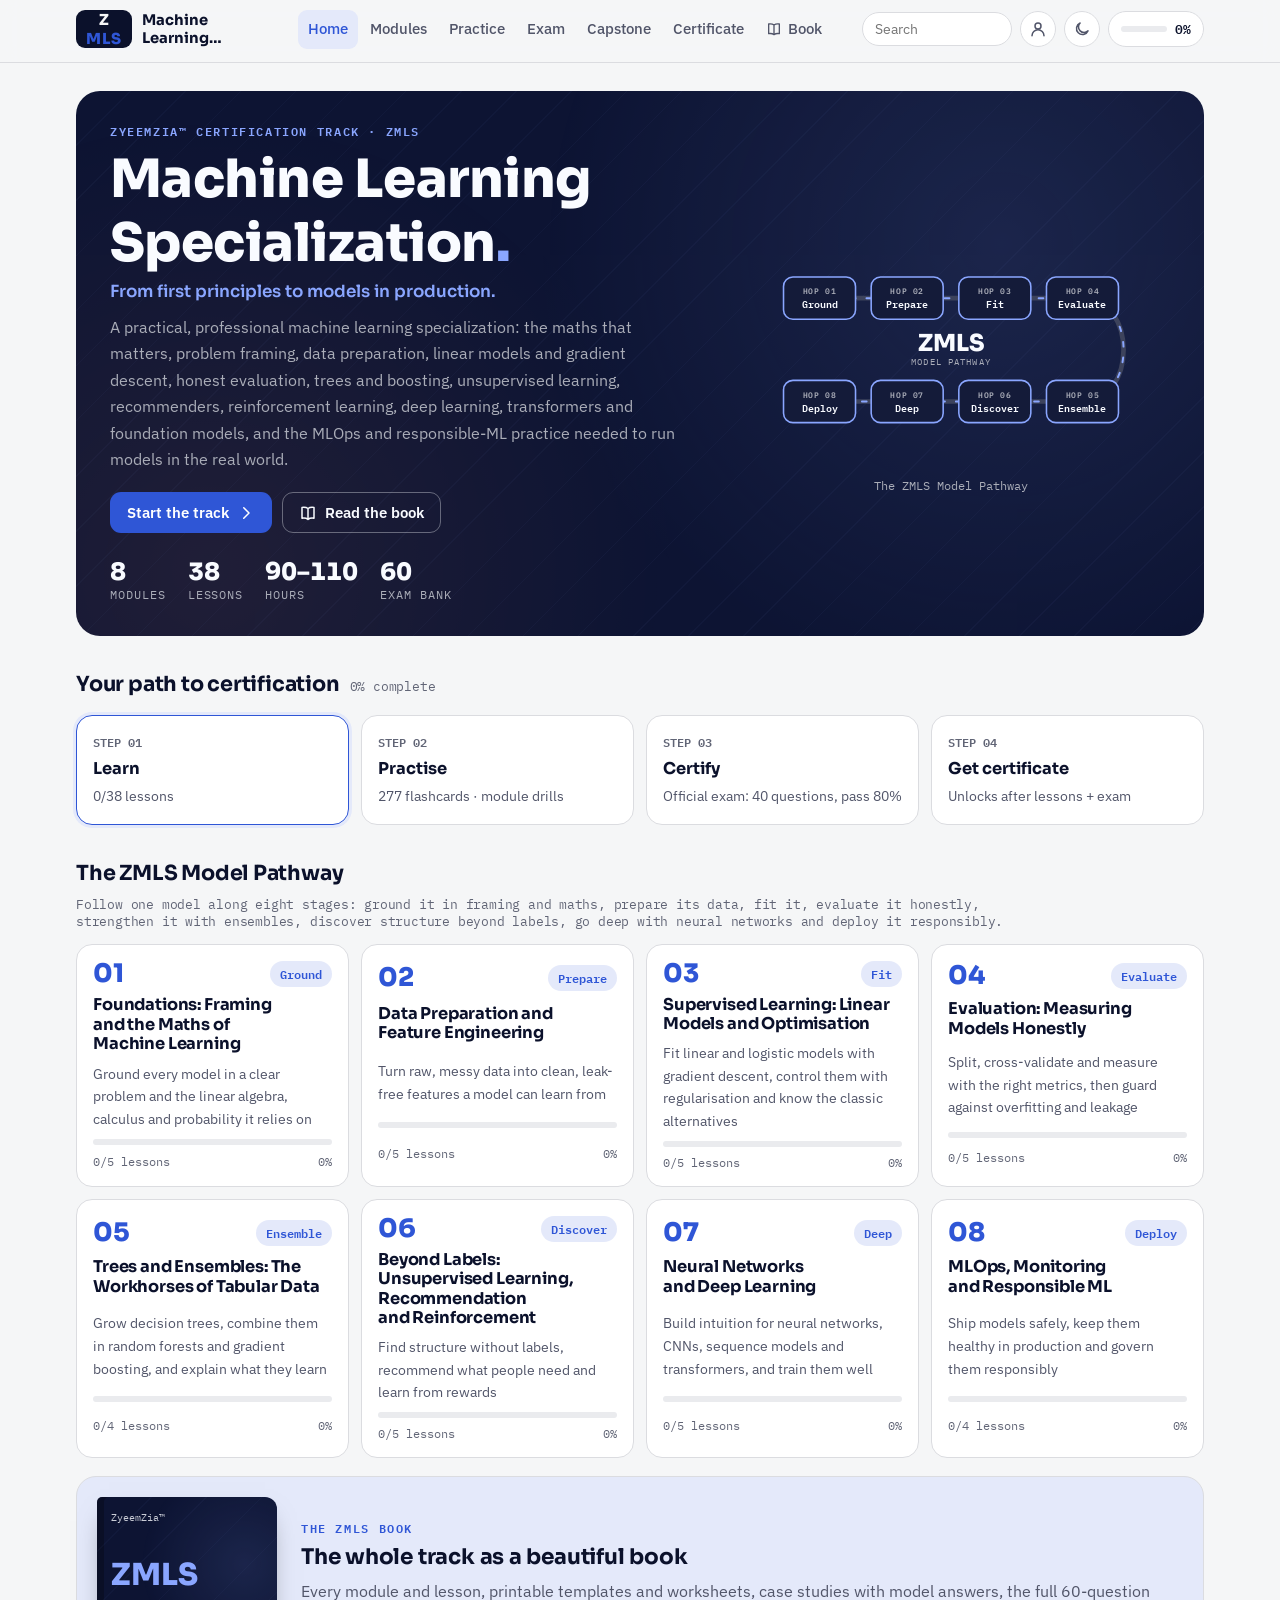
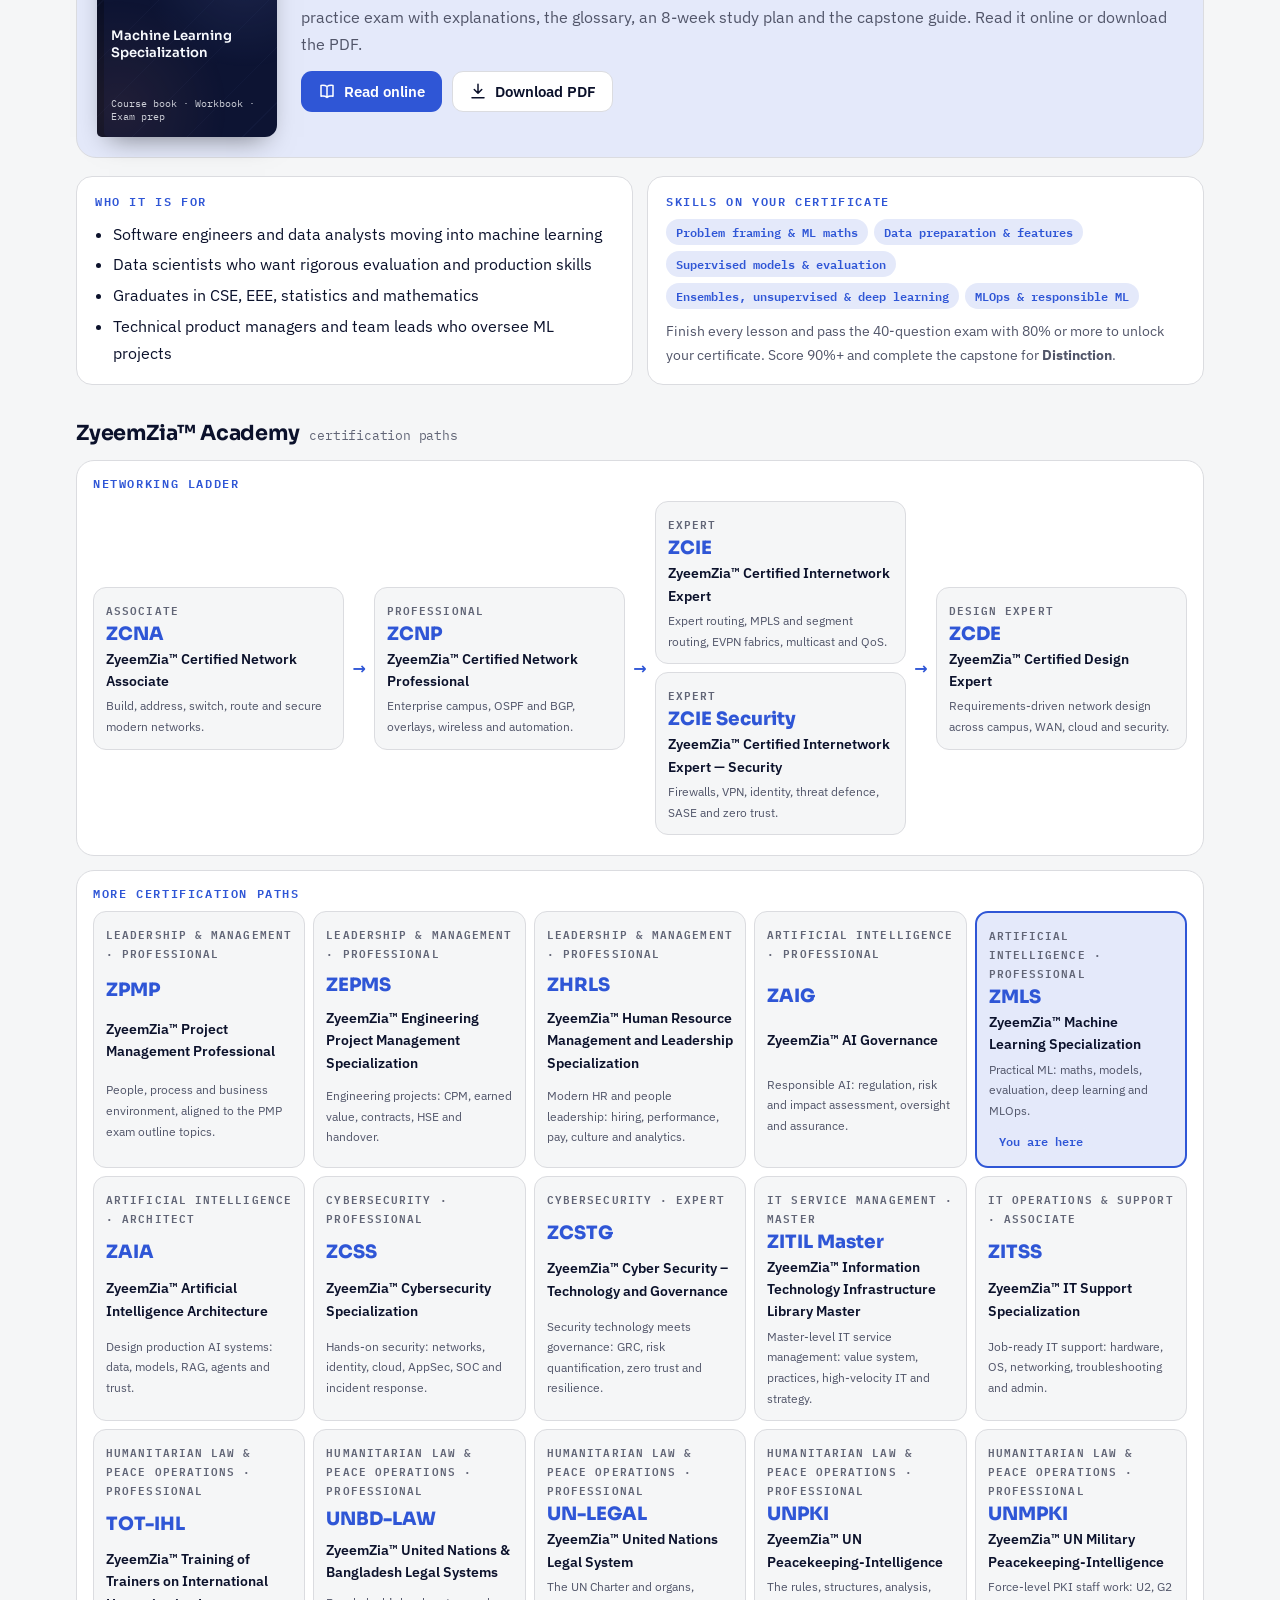
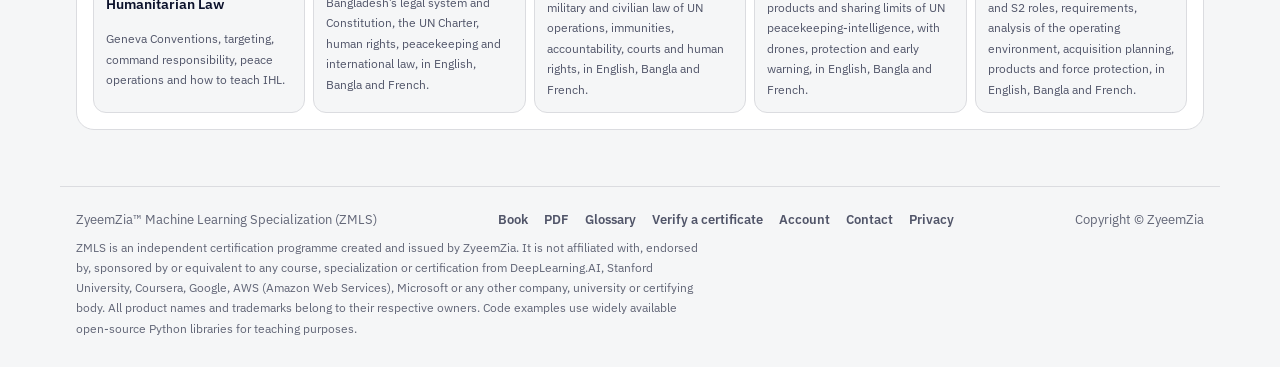
<file: index.html>
<!doctype html>
<html lang="en">
<head>
<meta charset="utf-8">
<meta name="viewport" content="width=device-width, initial-scale=1, viewport-fit=cover">
<title>ZyeemZia™ Machine Learning Specialization (ZMLS)</title>
<meta name="description" content="ZyeemZia™ Machine Learning Specialization (ZMLS): practical machine learning from maths and data preparation to regression, ensembles, clustering, deep learning, evaluation and MLOps. Free online course, smart book and certificate. Independent programme.">
<meta name="author" content="ZyeemZia">
<meta name="theme-color" content="#0d1433">
<link rel="icon" href="favicon.svg" type="image/svg+xml">
<link rel="canonical" href="https://zmls.zyeemzia.com/">
<meta property="og:type" content="website">
<meta property="og:site_name" content="ZyeemZia™ Certification Tracks">
<meta property="og:title" content="ZyeemZia™ Machine Learning Specialization (ZMLS)">
<meta property="og:description" content="ZyeemZia™ Machine Learning Specialization (ZMLS): practical machine learning from maths and data preparation to regression, ensembles, clustering, deep learning, evaluation and MLOps. Free online course, smart book and certificate. Independent programme.">
<meta property="og:url" content="https://zmls.zyeemzia.com/">
<meta property="og:image" content="https://zmls.zyeemzia.com/og-image.png">
<meta property="og:image:width" content="1200">
<meta property="og:image:height" content="630">
<meta name="twitter:card" content="summary_large_image">
<meta name="twitter:image" content="https://zmls.zyeemzia.com/og-image.png">
<script>try{var z=JSON.parse(localStorage.getItem("zmls.v1")||"{}").theme;if(z==="dark"||z==="light")document.documentElement.setAttribute("data-theme",z)}catch(e){}</script>
<link rel="stylesheet" href="fonts.css?v=66d4b9ed12">
<link rel="stylesheet" href="theme.css?v=08fe68ab9c">
<link rel="preload" href="fonts/IBMPlexSans-400-latin-a68a20.woff2" as="font" type="font/woff2" crossorigin>
<link rel="preload" href="fonts/Sora-500-latin-4fa0aa.woff2" as="font" type="font/woff2" crossorigin>
<link rel="stylesheet" href="app.css?v=385b0e401c">
</head>
<body>
<header class="topbar">
  <div class="topbar-in">
    <a class="brand" href="#home" aria-label="ZMLS home"><span class="brand-mark">Z<i>MLS</i></span><span class="brand-text"><b>Machine Learning Specialization</b><small>ZyeemZia™ Certification Track</small></span></a>
    <nav class="mainnav" id="mainnav" aria-label="Main"></nav>
    <div class="top-tools">
      <form class="search" id="searchForm" role="search"><input id="searchInput" type="search" placeholder="Search" aria-label="Search lessons and terms"></form>
      <a class="icon-btn search-icon" href="#search/" aria-label="Search"><svg viewBox="0 0 24 24" fill="none" stroke="currentColor" stroke-width="2" stroke-linecap="round" aria-hidden="true"><circle cx="11" cy="11" r="7"/><path d="M20 20l-4-4"/></svg></a>
      <a class="icon-btn" id="acctBtn" href="#account" aria-label="Sign in"></a>
      <button class="icon-btn" id="themeBtn" type="button" aria-label="Toggle dark mode"></button>
      <a class="prog-chip" id="progChip" href="#settings" aria-label="Your progress"></a>
    </div>
  </div>
  <div class="read-bar" id="readBar"></div>
</header>
<main id="view" class="view" tabindex="-1"><div class="boot" aria-label="Loading the course"><i></i><i></i><i></i></div></main>
<footer class="site-foot">
  <div class="row"><span>ZyeemZia™ Machine Learning Specialization (ZMLS)</span><span style="display:flex;gap:16px;flex-wrap:wrap"><a href="book.html" target="_blank" rel="noopener">Book</a><a href="ZMLS-Book.pdf" download>PDF</a><a href="#glossary">Glossary</a><a href="#verify/">Verify a certificate</a><a href="#account">Account</a><a href="#contact">Contact</a><a href="privacy.html">Privacy</a></span><span>Copyright © ZyeemZia</span></div>
  <p class="disc" id="disc"></p>
</footer>
<nav class="tabbar" id="tabbar" aria-label="Main mobile"></nav>
<div class="toast" id="toast" role="status" aria-live="polite" hidden></div>
<script defer src="core.js?v=756f940ff2"></script>
<script defer src="figures.js?v=d0575e00c2"></script>
<script defer src="family.js?v=7f5398b318"></script>
<script defer src="data/track.js?v=62d7dacb47"></script>
<script defer src="data/m1-4.js?v=2559d5cb33"></script>
<script defer src="data/m5-8.js?v=69f9331fcd"></script>
<script defer src="app.js?v=317a90ee0c"></script>
</body>
</html>
</file>
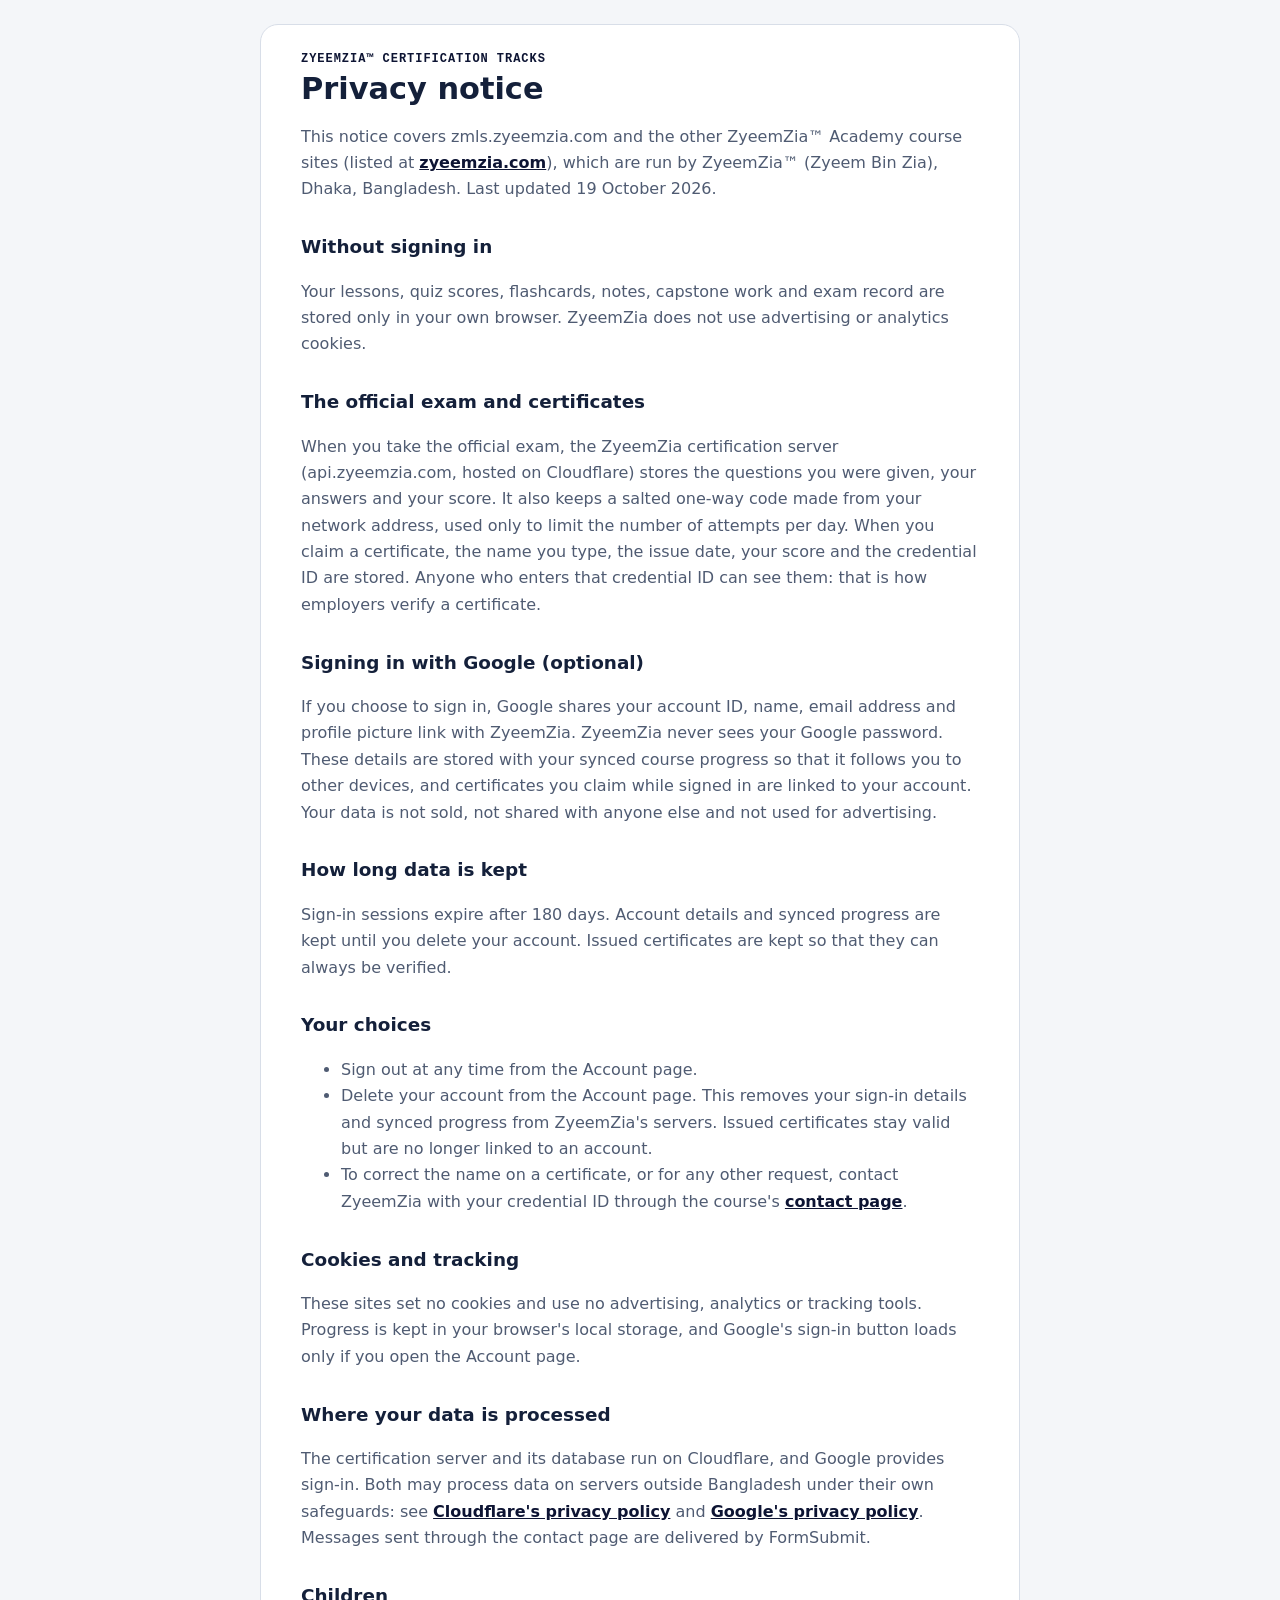
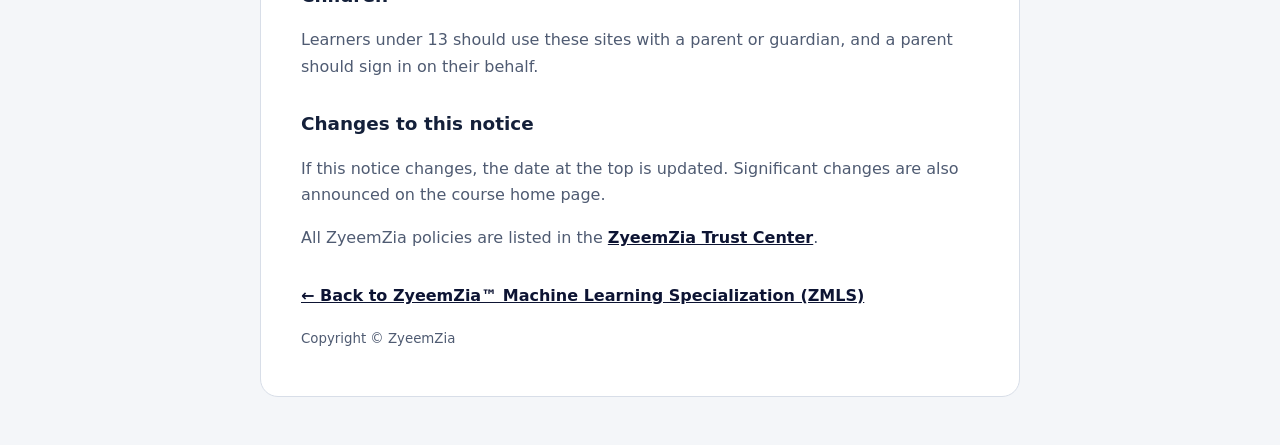
<file: privacy.html>
<!doctype html>
<html lang="en"><head><meta charset="utf-8"><meta name="viewport" content="width=device-width, initial-scale=1">
<title>Privacy notice · ZyeemZia™ ZMLS</title><meta name="description" content="How the ZyeemZia certification tracks handle your data."><link rel="icon" href="favicon.svg" type="image/svg+xml">
<style>:root{--bg:#f4f6f9;--card:#fff;--ink:#14203a;--mut:#4f5b72;--line:#d8dee8;--acc:#0d1433}@media (prefers-color-scheme:dark){:root{--bg:#0b1120;--card:#121a2c;--ink:#e8edf6;--mut:#a6b2c8;--line:#26324a;--acc:#8aa6ff;color-scheme:dark}}
*{box-sizing:border-box}body{margin:0;background:var(--bg);color:var(--ink);font:16px/1.65 "Segoe UI",system-ui,sans-serif;padding:24px 16px 48px}main{max-width:760px;margin:0 auto;background:var(--card);border:1px solid var(--line);border-radius:18px;padding:28px clamp(18px,5vw,40px)}
h1{font-size:1.9rem;line-height:1.2;margin:.2em 0 .4em}h2{font-size:1.15rem;margin:1.6em 0 .3em}p,li{color:var(--mut)}a{color:var(--acc);font-weight:600}.eb{font:700 .75rem/1 ui-monospace,Consolas,monospace;letter-spacing:.08em;text-transform:uppercase;color:var(--acc)}small{color:var(--mut)}</style></head>
<body><main>
<div class="eb">ZyeemZia™ certification tracks</div>
<h1>Privacy notice</h1>
<p>This notice covers zmls.zyeemzia.com and the other ZyeemZia™ Academy course sites (listed at <a href="https://zyeemzia.com/#academy">zyeemzia.com</a>), which are run by ZyeemZia™ (Zyeem Bin Zia), Dhaka, Bangladesh. Last updated 19 October 2026.</p>
<h2>Without signing in</h2>
<p>Your lessons, quiz scores, flashcards, notes, capstone work and exam record are stored only in your own browser. ZyeemZia does not use advertising or analytics cookies.</p>
<h2>The official exam and certificates</h2>
<p>When you take the official exam, the ZyeemZia certification server (api.zyeemzia.com, hosted on Cloudflare) stores the questions you were given, your answers and your score. It also keeps a salted one-way code made from your network address, used only to limit the number of attempts per day. When you claim a certificate, the name you type, the issue date, your score and the credential ID are stored. Anyone who enters that credential ID can see them: that is how employers verify a certificate.</p>
<h2>Signing in with Google (optional)</h2>
<p>If you choose to sign in, Google shares your account ID, name, email address and profile picture link with ZyeemZia. ZyeemZia never sees your Google password. These details are stored with your synced course progress so that it follows you to other devices, and certificates you claim while signed in are linked to your account. Your data is not sold, not shared with anyone else and not used for advertising.</p>
<h2>How long data is kept</h2>
<p>Sign-in sessions expire after 180 days. Account details and synced progress are kept until you delete your account. Issued certificates are kept so that they can always be verified.</p>
<h2>Your choices</h2>
<ul><li>Sign out at any time from the Account page.</li><li>Delete your account from the Account page. This removes your sign-in details and synced progress from ZyeemZia's servers. Issued certificates stay valid but are no longer linked to an account.</li><li>To correct the name on a certificate, or for any other request, contact ZyeemZia with your credential ID through the course's <a href="./#contact">contact page</a>.</li></ul>
<h2>Cookies and tracking</h2>
<p>These sites set no cookies and use no advertising, analytics or tracking tools. Progress is kept in your browser's local storage, and Google's sign-in button loads only if you open the Account page.</p>
<h2>Where your data is processed</h2>
<p>The certification server and its database run on Cloudflare, and Google provides sign-in. Both may process data on servers outside Bangladesh under their own safeguards: see <a href="https://www.cloudflare.com/privacypolicy/">Cloudflare's privacy policy</a> and <a href="https://policies.google.com/privacy">Google's privacy policy</a>. Messages sent through the contact page are delivered by FormSubmit.</p>
<h2>Children</h2>
<p>Learners under 13 should use these sites with a parent or guardian, and a parent should sign in on their behalf.</p>
<h2>Changes to this notice</h2>
<p>If this notice changes, the date at the top is updated. Significant changes are also announced on the course home page.</p>
<p>All ZyeemZia policies are listed in the <a href="https://policy.zyeemzia.com/">ZyeemZia Trust Center</a>.</p>
<p style="margin-top:2em"><a href="./">← Back to ZyeemZia™ Machine Learning Specialization (ZMLS)</a></p>
<p><small>Copyright © ZyeemZia</small></p>
</main></body></html>
</file>
<file: fonts.css>
/* Bundled Google Fonts (SIL Open Font License) for offline use and PDF printing */
@font-face {
  font-family: 'Archivo';
  font-style: normal;
  font-weight: 600;
  font-stretch: 100%;
  font-display: swap;
  src: url(fonts/Archivo-600-latin-ext-20ba07.woff2) format('woff2');
  unicode-range: U+0100-02BA, U+02BD-02C5, U+02C7-02CC, U+02CE-02D7, U+02DD-02FF, U+0304, U+0308, U+0329, U+1D00-1DBF, U+1E00-1E9F, U+1EF2-1EFF, U+2020, U+20A0-20AB, U+20AD-20C4, U+2113, U+2C60-2C7F, U+A720-A7FF;
}
@font-face {
  font-family: 'Archivo';
  font-style: normal;
  font-weight: 600;
  font-stretch: 100%;
  font-display: swap;
  src: url(fonts/Archivo-600-latin-79dc5e.woff2) format('woff2');
  unicode-range: U+0000-00FF, U+0131, U+0152-0153, U+02BB-02BC, U+02C6, U+02DA, U+02DC, U+0304, U+0308, U+0329, U+2000-206F, U+20AC, U+2122, U+2191, U+2193, U+2212, U+2215, U+FEFF, U+FFFD;
}
@font-face {
  font-family: 'Archivo';
  font-style: normal;
  font-weight: 700;
  font-stretch: 100%;
  font-display: swap;
  src: url(fonts/Archivo-600-latin-ext-20ba07.woff2) format('woff2');
  unicode-range: U+0100-02BA, U+02BD-02C5, U+02C7-02CC, U+02CE-02D7, U+02DD-02FF, U+0304, U+0308, U+0329, U+1D00-1DBF, U+1E00-1E9F, U+1EF2-1EFF, U+2020, U+20A0-20AB, U+20AD-20C4, U+2113, U+2C60-2C7F, U+A720-A7FF;
}
@font-face {
  font-family: 'Archivo';
  font-style: normal;
  font-weight: 700;
  font-stretch: 100%;
  font-display: swap;
  src: url(fonts/Archivo-600-latin-79dc5e.woff2) format('woff2');
  unicode-range: U+0000-00FF, U+0131, U+0152-0153, U+02BB-02BC, U+02C6, U+02DA, U+02DC, U+0304, U+0308, U+0329, U+2000-206F, U+20AC, U+2122, U+2191, U+2193, U+2212, U+2215, U+FEFF, U+FFFD;
}
@font-face {
  font-family: 'Archivo';
  font-style: normal;
  font-weight: 800;
  font-stretch: 100%;
  font-display: swap;
  src: url(fonts/Archivo-600-latin-ext-20ba07.woff2) format('woff2');
  unicode-range: U+0100-02BA, U+02BD-02C5, U+02C7-02CC, U+02CE-02D7, U+02DD-02FF, U+0304, U+0308, U+0329, U+1D00-1DBF, U+1E00-1E9F, U+1EF2-1EFF, U+2020, U+20A0-20AB, U+20AD-20C4, U+2113, U+2C60-2C7F, U+A720-A7FF;
}
@font-face {
  font-family: 'Archivo';
  font-style: normal;
  font-weight: 800;
  font-stretch: 100%;
  font-display: swap;
  src: url(fonts/Archivo-600-latin-79dc5e.woff2) format('woff2');
  unicode-range: U+0000-00FF, U+0131, U+0152-0153, U+02BB-02BC, U+02C6, U+02DA, U+02DC, U+0304, U+0308, U+0329, U+2000-206F, U+20AC, U+2122, U+2191, U+2193, U+2212, U+2215, U+FEFF, U+FFFD;
}
@font-face {
  font-family: 'IBM Plex Mono';
  font-style: normal;
  font-weight: 400;
  font-display: swap;
  src: url(fonts/IBMPlexMono-400-latin-ext-7f25d9.woff2) format('woff2');
  unicode-range: U+0100-02BA, U+02BD-02C5, U+02C7-02CC, U+02CE-02D7, U+02DD-02FF, U+0304, U+0308, U+0329, U+1D00-1DBF, U+1E00-1E9F, U+1EF2-1EFF, U+2020, U+20A0-20AB, U+20AD-20C4, U+2113, U+2C60-2C7F, U+A720-A7FF;
}
@font-face {
  font-family: 'IBM Plex Mono';
  font-style: normal;
  font-weight: 400;
  font-display: swap;
  src: url(fonts/IBMPlexMono-400-latin-d196e8.woff2) format('woff2');
  unicode-range: U+0000-00FF, U+0131, U+0152-0153, U+02BB-02BC, U+02C6, U+02DA, U+02DC, U+0304, U+0308, U+0329, U+2000-206F, U+20AC, U+2122, U+2191, U+2193, U+2212, U+2215, U+FEFF, U+FFFD;
}
@font-face {
  font-family: 'IBM Plex Mono';
  font-style: normal;
  font-weight: 600;
  font-display: swap;
  src: url(fonts/IBMPlexMono-600-latin-ext-bf8910.woff2) format('woff2');
  unicode-range: U+0100-02BA, U+02BD-02C5, U+02C7-02CC, U+02CE-02D7, U+02DD-02FF, U+0304, U+0308, U+0329, U+1D00-1DBF, U+1E00-1E9F, U+1EF2-1EFF, U+2020, U+20A0-20AB, U+20AD-20C4, U+2113, U+2C60-2C7F, U+A720-A7FF;
}
@font-face {
  font-family: 'IBM Plex Mono';
  font-style: normal;
  font-weight: 600;
  font-display: swap;
  src: url(fonts/IBMPlexMono-600-latin-9b8270.woff2) format('woff2');
  unicode-range: U+0000-00FF, U+0131, U+0152-0153, U+02BB-02BC, U+02C6, U+02DA, U+02DC, U+0304, U+0308, U+0329, U+2000-206F, U+20AC, U+2122, U+2191, U+2193, U+2212, U+2215, U+FEFF, U+FFFD;
}
@font-face {
  font-family: 'IBM Plex Sans';
  font-style: italic;
  font-weight: 400;
  font-stretch: 100%;
  font-display: swap;
  src: url(fonts/IBMPlexSans-400i-latin-ext-77f5d9.woff2) format('woff2');
  unicode-range: U+0100-02BA, U+02BD-02C5, U+02C7-02CC, U+02CE-02D7, U+02DD-02FF, U+0304, U+0308, U+0329, U+1D00-1DBF, U+1E00-1E9F, U+1EF2-1EFF, U+2020, U+20A0-20AB, U+20AD-20C4, U+2113, U+2C60-2C7F, U+A720-A7FF;
}
@font-face {
  font-family: 'IBM Plex Sans';
  font-style: italic;
  font-weight: 400;
  font-stretch: 100%;
  font-display: swap;
  src: url(fonts/IBMPlexSans-400i-latin-46a3d9.woff2) format('woff2');
  unicode-range: U+0000-00FF, U+0131, U+0152-0153, U+02BB-02BC, U+02C6, U+02DA, U+02DC, U+0304, U+0308, U+0329, U+2000-206F, U+20AC, U+2122, U+2191, U+2193, U+2212, U+2215, U+FEFF, U+FFFD;
}
@font-face {
  font-family: 'IBM Plex Sans';
  font-style: normal;
  font-weight: 400;
  font-stretch: 100%;
  font-display: swap;
  src: url(fonts/IBMPlexSans-400-latin-ext-71c30c.woff2) format('woff2');
  unicode-range: U+0100-02BA, U+02BD-02C5, U+02C7-02CC, U+02CE-02D7, U+02DD-02FF, U+0304, U+0308, U+0329, U+1D00-1DBF, U+1E00-1E9F, U+1EF2-1EFF, U+2020, U+20A0-20AB, U+20AD-20C4, U+2113, U+2C60-2C7F, U+A720-A7FF;
}
@font-face {
  font-family: 'IBM Plex Sans';
  font-style: normal;
  font-weight: 400;
  font-stretch: 100%;
  font-display: swap;
  src: url(fonts/IBMPlexSans-400-latin-a68a20.woff2) format('woff2');
  unicode-range: U+0000-00FF, U+0131, U+0152-0153, U+02BB-02BC, U+02C6, U+02DA, U+02DC, U+0304, U+0308, U+0329, U+2000-206F, U+20AC, U+2122, U+2191, U+2193, U+2212, U+2215, U+FEFF, U+FFFD;
}
@font-face {
  font-family: 'IBM Plex Sans';
  font-style: normal;
  font-weight: 500;
  font-stretch: 100%;
  font-display: swap;
  src: url(fonts/IBMPlexSans-400-latin-ext-71c30c.woff2) format('woff2');
  unicode-range: U+0100-02BA, U+02BD-02C5, U+02C7-02CC, U+02CE-02D7, U+02DD-02FF, U+0304, U+0308, U+0329, U+1D00-1DBF, U+1E00-1E9F, U+1EF2-1EFF, U+2020, U+20A0-20AB, U+20AD-20C4, U+2113, U+2C60-2C7F, U+A720-A7FF;
}
@font-face {
  font-family: 'IBM Plex Sans';
  font-style: normal;
  font-weight: 500;
  font-stretch: 100%;
  font-display: swap;
  src: url(fonts/IBMPlexSans-400-latin-a68a20.woff2) format('woff2');
  unicode-range: U+0000-00FF, U+0131, U+0152-0153, U+02BB-02BC, U+02C6, U+02DA, U+02DC, U+0304, U+0308, U+0329, U+2000-206F, U+20AC, U+2122, U+2191, U+2193, U+2212, U+2215, U+FEFF, U+FFFD;
}
@font-face {
  font-family: 'IBM Plex Sans';
  font-style: normal;
  font-weight: 600;
  font-stretch: 100%;
  font-display: swap;
  src: url(fonts/IBMPlexSans-400-latin-ext-71c30c.woff2) format('woff2');
  unicode-range: U+0100-02BA, U+02BD-02C5, U+02C7-02CC, U+02CE-02D7, U+02DD-02FF, U+0304, U+0308, U+0329, U+1D00-1DBF, U+1E00-1E9F, U+1EF2-1EFF, U+2020, U+20A0-20AB, U+20AD-20C4, U+2113, U+2C60-2C7F, U+A720-A7FF;
}
@font-face {
  font-family: 'IBM Plex Sans';
  font-style: normal;
  font-weight: 600;
  font-stretch: 100%;
  font-display: swap;
  src: url(fonts/IBMPlexSans-400-latin-a68a20.woff2) format('woff2');
  unicode-range: U+0000-00FF, U+0131, U+0152-0153, U+02BB-02BC, U+02C6, U+02DA, U+02DC, U+0304, U+0308, U+0329, U+2000-206F, U+20AC, U+2122, U+2191, U+2193, U+2212, U+2215, U+FEFF, U+FFFD;
}
@font-face {
  font-family: 'IBM Plex Sans';
  font-style: normal;
  font-weight: 700;
  font-stretch: 100%;
  font-display: swap;
  src: url(fonts/IBMPlexSans-400-latin-ext-71c30c.woff2) format('woff2');
  unicode-range: U+0100-02BA, U+02BD-02C5, U+02C7-02CC, U+02CE-02D7, U+02DD-02FF, U+0304, U+0308, U+0329, U+1D00-1DBF, U+1E00-1E9F, U+1EF2-1EFF, U+2020, U+20A0-20AB, U+20AD-20C4, U+2113, U+2C60-2C7F, U+A720-A7FF;
}
@font-face {
  font-family: 'IBM Plex Sans';
  font-style: normal;
  font-weight: 700;
  font-stretch: 100%;
  font-display: swap;
  src: url(fonts/IBMPlexSans-400-latin-a68a20.woff2) format('woff2');
  unicode-range: U+0000-00FF, U+0131, U+0152-0153, U+02BB-02BC, U+02C6, U+02DA, U+02DC, U+0304, U+0308, U+0329, U+2000-206F, U+20AC, U+2122, U+2191, U+2193, U+2212, U+2215, U+FEFF, U+FFFD;
}
@font-face {
  font-family: 'Sora';
  font-style: normal;
  font-weight: 500;
  font-display: swap;
  src: url(fonts/Sora-500-latin-ext-f9e5e3.woff2) format('woff2');
  unicode-range: U+0100-02BA, U+02BD-02C5, U+02C7-02CC, U+02CE-02D7, U+02DD-02FF, U+0304, U+0308, U+0329, U+1D00-1DBF, U+1E00-1E9F, U+1EF2-1EFF, U+2020, U+20A0-20AB, U+20AD-20C4, U+2113, U+2C60-2C7F, U+A720-A7FF;
}
@font-face {
  font-family: 'Sora';
  font-style: normal;
  font-weight: 500;
  font-display: swap;
  src: url(fonts/Sora-500-latin-4fa0aa.woff2) format('woff2');
  unicode-range: U+0000-00FF, U+0131, U+0152-0153, U+02BB-02BC, U+02C6, U+02DA, U+02DC, U+0304, U+0308, U+0329, U+2000-206F, U+20AC, U+2122, U+2191, U+2193, U+2212, U+2215, U+FEFF, U+FFFD;
}
@font-face {
  font-family: 'Sora';
  font-style: normal;
  font-weight: 600;
  font-display: swap;
  src: url(fonts/Sora-500-latin-ext-f9e5e3.woff2) format('woff2');
  unicode-range: U+0100-02BA, U+02BD-02C5, U+02C7-02CC, U+02CE-02D7, U+02DD-02FF, U+0304, U+0308, U+0329, U+1D00-1DBF, U+1E00-1E9F, U+1EF2-1EFF, U+2020, U+20A0-20AB, U+20AD-20C4, U+2113, U+2C60-2C7F, U+A720-A7FF;
}
@font-face {
  font-family: 'Sora';
  font-style: normal;
  font-weight: 600;
  font-display: swap;
  src: url(fonts/Sora-500-latin-4fa0aa.woff2) format('woff2');
  unicode-range: U+0000-00FF, U+0131, U+0152-0153, U+02BB-02BC, U+02C6, U+02DA, U+02DC, U+0304, U+0308, U+0329, U+2000-206F, U+20AC, U+2122, U+2191, U+2193, U+2212, U+2215, U+FEFF, U+FFFD;
}
@font-face {
  font-family: 'Sora';
  font-style: normal;
  font-weight: 700;
  font-display: swap;
  src: url(fonts/Sora-500-latin-ext-f9e5e3.woff2) format('woff2');
  unicode-range: U+0100-02BA, U+02BD-02C5, U+02C7-02CC, U+02CE-02D7, U+02DD-02FF, U+0304, U+0308, U+0329, U+1D00-1DBF, U+1E00-1E9F, U+1EF2-1EFF, U+2020, U+20A0-20AB, U+20AD-20C4, U+2113, U+2C60-2C7F, U+A720-A7FF;
}
@font-face {
  font-family: 'Sora';
  font-style: normal;
  font-weight: 700;
  font-display: swap;
  src: url(fonts/Sora-500-latin-4fa0aa.woff2) format('woff2');
  unicode-range: U+0000-00FF, U+0131, U+0152-0153, U+02BB-02BC, U+02C6, U+02DA, U+02DC, U+0304, U+0308, U+0329, U+2000-206F, U+20AC, U+2122, U+2191, U+2193, U+2212, U+2215, U+FEFF, U+FFFD;
}
@font-face {
  font-family: 'Sora';
  font-style: normal;
  font-weight: 800;
  font-display: swap;
  src: url(fonts/Sora-500-latin-ext-f9e5e3.woff2) format('woff2');
  unicode-range: U+0100-02BA, U+02BD-02C5, U+02C7-02CC, U+02CE-02D7, U+02DD-02FF, U+0304, U+0308, U+0329, U+1D00-1DBF, U+1E00-1E9F, U+1EF2-1EFF, U+2020, U+20A0-20AB, U+20AD-20C4, U+2113, U+2C60-2C7F, U+A720-A7FF;
}
@font-face {
  font-family: 'Sora';
  font-style: normal;
  font-weight: 800;
  font-display: swap;
  src: url(fonts/Sora-500-latin-4fa0aa.woff2) format('woff2');
  unicode-range: U+0000-00FF, U+0131, U+0152-0153, U+02BB-02BC, U+02C6, U+02DA, U+02DC, U+0304, U+0308, U+0329, U+2000-206F, U+20AC, U+2122, U+2191, U+2193, U+2212, U+2215, U+FEFF, U+FFFD;
}
</file>
<file: theme.css>
/* ZMLS — "gradient path": ink indigo, cobalt and coral; contour-line motif. */
:root {
  --bg: #f5f6f7; --surface: #ffffff; --surface-2: #eaebee; --ink: #0b112b; --ink-2: #515569; --ink-3: #616576; --line: #dbdce0;
  --accent: #2f56d6; --accent-ink: #ffffff; --accent-soft: #e4e9fa; --accent-2: #a8401a; --accent-2-soft: #f3e4df;
  --good: #1d7a4b; --good-soft: #dcf1e4; --bad: #b42a2a; --bad-soft: #f9e2e0; --warn: #b77800; --warn-soft: #fbefd3; --on-status: #ffffff;
  --hero-bg: #0d1433; --hero-ink: #f9fbff; --hero-ink-2: #aaadb8; --hero-accent: #8aa6ff;
  --motif: radial-gradient(circle at 82% 28%, rgba(138,166,255,0.24), transparent 46%), radial-gradient(circle at 12% 88%, rgba(255,154,107,0.16), transparent 42%), repeating-linear-gradient(135deg, transparent 0 38px, rgba(138,166,255,0.07) 38px 39px);
  --sg-line: #3d435c; --sg-accent: #8aa6ff; --sg-accent-2: #ff9a6b; --sg-node: #141b39; --sg-ink: #f9fbff; --sg-ink-2: #aaadb8;
  --f-display: "Sora", "IBM Plex Sans", "Segoe UI", sans-serif; --f-body: "IBM Plex Sans", "Segoe UI", system-ui, sans-serif; --f-mono: "IBM Plex Mono", Consolas, monospace;
  --radius: 16px;
}
@media (prefers-color-scheme: dark) {
  :root:not([data-theme="light"]) {
  --bg: #070b1c; --surface: #0a1029; --surface-2: #19203d; --ink: #f8faff; --ink-2: #b2b4be; --ink-3: #898c9b; --line: #2a304b;
  --accent: #8aa6ff; --accent-ink: #070b1c; --accent-soft: #212a49; --accent-2: #ff9a6b; --accent-2-soft: #2f2229;
  --good: #5bd39a; --good-soft: #10301f; --bad: #ff7a7a; --bad-soft: #3a1616; --warn: #f2b84c; --warn-soft: #3a2c10; --on-status: #070b1c;
  color-scheme: dark;
  }
}
:root[data-theme="dark"] {
  --bg: #070b1c; --surface: #0a1029; --surface-2: #19203d; --ink: #f8faff; --ink-2: #b2b4be; --ink-3: #898c9b; --line: #2a304b;
  --accent: #8aa6ff; --accent-ink: #070b1c; --accent-soft: #212a49; --accent-2: #ff9a6b; --accent-2-soft: #2f2229;
  --good: #5bd39a; --good-soft: #10301f; --bad: #ff7a7a; --bad-soft: #3a1616; --warn: #f2b84c; --warn-soft: #3a2c10; --on-status: #070b1c;
  color-scheme: dark;
}
</file>
<file: app.css>
/* ZyeemZia certification engine — site styles. Colours and faces come from theme.css (per track). */
* { box-sizing: border-box; }
[hidden] { display: none !important; }
html { -webkit-text-size-adjust: 100%; }
body { margin: 0; background: var(--bg); color: var(--ink); font: 16px/1.65 var(--f-body); }
a { color: var(--accent); }
button { font: inherit; color: inherit; }
:focus-visible { outline: 3px solid var(--accent-2); outline-offset: 2px; border-radius: 6px; }
h1, h2, h3, h4 { margin: 0; line-height: 1.2; text-wrap: balance; font-family: var(--f-display); letter-spacing: -.01em; }
p { margin: 0; }
code { font: .9em var(--f-mono); background: var(--surface-2); padding: 1px 6px; border-radius: 5px; }
.muted { color: var(--ink-2); }
.eyebrow { font: 600 .72rem/1.2 var(--f-mono); letter-spacing: .14em; text-transform: uppercase; color: var(--accent); }

/* ---------- chrome ---------- */
.topbar { position: sticky; top: 0; padding-top: env(safe-area-inset-top, 0px); z-index: 30; background: color-mix(in srgb, var(--bg) 88%, transparent); backdrop-filter: blur(10px) saturate(1.3); -webkit-backdrop-filter: blur(10px) saturate(1.3); border-bottom: 1px solid var(--line); }
.topbar-in { max-width: 1160px; margin: 0 auto; display: flex; align-items: center; gap: 16px; padding-block: 10px; padding-left: max(16px, env(safe-area-inset-left, 0px)); padding-right: max(16px, env(safe-area-inset-right, 0px)); }
.brand { display: flex; align-items: center; gap: 10px; text-decoration: none; color: var(--ink); flex-shrink: 0; }
.brand-mark { height: 38px; padding: 0 10px; display: grid; place-items: center; background: var(--ink); color: var(--bg); font: 800 .95rem var(--f-display); letter-spacing: .04em; border-radius: 9px; }
.brand-mark i { font-style: normal; color: var(--accent); }
.brand-text { display: flex; flex-direction: column; line-height: 1.15; }
.brand-text b { font: 700 .92rem var(--f-display); }
.brand-text small { font: 500 .7rem var(--f-mono); color: var(--ink-2); letter-spacing: .04em; }
.mainnav { display: flex; gap: 2px; margin-left: 8px; }
.mainnav a { text-decoration: none; color: var(--ink-2); padding: 7px 10px; border-radius: 9px; font-weight: 500; font-size: .93rem; white-space: nowrap; display: inline-flex; gap: 6px; align-items: center; }
.mainnav a:hover { background: var(--surface-2); color: var(--ink); }
.mainnav a[aria-current="page"] { color: var(--accent); background: var(--accent-soft); }
.mainnav svg { width: 16px; height: 16px; }
.top-tools { margin-left: auto; display: flex; gap: 8px; align-items: center; }
.icon-btn { width: 36px; height: 36px; border-radius: 50%; border: 1px solid var(--line); background: var(--surface); display: grid; place-items: center; cursor: pointer; color: var(--ink-2); }
.icon-btn svg, .btn svg, .tabbar svg { width: 18px; height: 18px; }
.prog-chip { display: inline-flex; align-items: center; gap: 8px; text-decoration: none; color: var(--ink); font: 600 .82rem var(--f-mono); background: var(--surface); border: 1px solid var(--line); padding: 6px 12px; border-radius: 999px; font-variant-numeric: tabular-nums; white-space: nowrap; }
.prog-chip i { width: 46px; height: 6px; border-radius: 9px; background: var(--surface-2); overflow: hidden; display: inline-block; }
.prog-chip i b { display: block; height: 100%; background: var(--accent); }
.read-bar { height: 3px; width: 100%; background: var(--accent); transform: scaleX(0); transform-origin: 0 50%; transition: transform .15s; }
.tabbar { display: none; }
.view { max-width: 1160px; margin: 0 auto; outline: none; padding-block: 28px 56px; padding-left: max(16px, env(safe-area-inset-left, 0px)); padding-right: max(16px, env(safe-area-inset-right, 0px)); }
.site-foot { max-width: 1160px; margin: 0 auto; padding-block: 22px 28px; padding-left: max(16px, env(safe-area-inset-left, 0px)); padding-right: max(16px, env(safe-area-inset-right, 0px)); border-top: 1px solid var(--line); color: var(--ink-3); font-size: .82rem; display: grid; gap: 8px; }
.site-foot .row { display: flex; gap: 8px 18px; flex-wrap: wrap; justify-content: space-between; }
.site-foot a { color: var(--ink-2); text-decoration: none; font-weight: 600; }
.site-foot .disc { font-size: .76rem; max-width: 90ch; }

/* ---------- common ---------- */
.btn { display: inline-flex; align-items: center; justify-content: center; gap: 8px; border: 1px solid var(--line); background: var(--surface); color: var(--ink); padding: 10px 16px; border-radius: 11px; cursor: pointer; font-weight: 600; text-decoration: none; font-size: .95rem; line-height: 1.25; }
.btn:hover { border-color: var(--ink-3); }
.btn-primary { background: var(--accent); color: var(--accent-ink); border-color: transparent; }
.btn-primary:hover { filter: brightness(1.07); border-color: transparent; }
.btn-dark { background: var(--ink); color: var(--bg); border-color: transparent; }
.btn-ghost { background: none; border-color: transparent; color: var(--ink-2); }
.btn-sm { padding: 6px 11px; font-size: .85rem; border-radius: 9px; }
.btn[disabled] { opacity: .45; cursor: not-allowed; }
.chip { display: inline-flex; align-items: center; gap: 5px; padding: 3px 10px; border-radius: 999px; font: 600 .76rem var(--f-mono); background: var(--surface-2); color: var(--ink-2); white-space: nowrap; }
.chip.ok { background: var(--good-soft); color: var(--good); }
.chip.acc { background: var(--accent-soft); color: var(--accent); }
.chips { display: flex; flex-wrap: wrap; gap: 6px; }
.card { background: var(--surface); border: 1px solid var(--line); border-radius: var(--radius); }
.page-head { display: grid; gap: 6px; margin-bottom: 22px; }
.page-title { font-size: clamp(1.7rem, 3.4vw, 2.4rem); }
.section-title { font-size: 1.3rem; margin: 36px 0 14px; display: flex; align-items: baseline; gap: 10px; flex-wrap: wrap; }
.section-title small { font: 500 .8rem var(--f-mono); color: var(--ink-3); }
.bar { height: 6px; border-radius: 9px; background: var(--surface-2); overflow: hidden; }
.bar > i { display: block; height: 100%; background: var(--accent); }
.empty { text-align: center; padding: 48px 20px; color: var(--ink-2); border: 1px dashed var(--line); border-radius: 18px; }

/* ---------- home ---------- */
.hero { position: relative; overflow: hidden; display: grid; grid-template-columns: minmax(0, 1.15fr) minmax(0, .85fr); gap: 28px; align-items: center; padding: 34px; border-radius: 24px; background: var(--hero-bg); color: var(--hero-ink); }
.hero .motif { position: absolute; inset: 0; pointer-events: none; opacity: .5; background: var(--motif); }
.hero > *:not(.motif) { position: relative; min-width: 0; }
.hero .eyebrow { color: var(--hero-accent); }
.hero h1 { font-size: clamp(2rem, 4.6vw, 3.3rem); font-weight: 800; margin: 10px 0 6px; color: var(--hero-ink); }
.hero h1 span { color: var(--hero-accent); }
.hero .tag { font: 600 1.05rem var(--f-display); color: var(--hero-accent); }
.hero .lead { color: var(--hero-ink-2); max-width: 58ch; margin-top: 12px; }
.hero-actions { display: flex; gap: 10px; flex-wrap: wrap; margin-top: 20px; }
.hero .btn:not(.btn-primary) { background: transparent; color: var(--hero-ink); border-color: color-mix(in srgb, var(--hero-ink) 35%, transparent); }
.hero-stats { display: flex; gap: 22px; flex-wrap: wrap; margin-top: 24px; }
.hero-stats div { display: grid; }
.hero-stats b { font: 800 1.5rem var(--f-display); color: var(--hero-ink); font-variant-numeric: tabular-nums; }
.hero-stats span { font: 500 .74rem var(--f-mono); color: var(--hero-ink-2); text-transform: uppercase; letter-spacing: .08em; }
.hero-sig { display: grid; justify-items: center; gap: 8px; }
.hero-sig .sg { width: 100%; max-width: 360px; height: auto; }
.hero-sig figcaption { font: 500 .78rem var(--f-mono); color: var(--hero-ink-2); text-align: center; }

.path { display: grid; grid-template-columns: repeat(4, minmax(0, 1fr)); gap: 12px; margin-top: 18px; }
.path-step { padding: 16px; border-radius: 16px; background: var(--surface); border: 1px solid var(--line); display: grid; gap: 6px; position: relative; }
.path-step .n { font: 700 .74rem var(--f-mono); color: var(--ink-3); }
.path-step b { font: 700 1.02rem var(--f-display); }
.path-step small { color: var(--ink-2); font-size: .85rem; }
.path-step.done { border-color: var(--good); }
.path-step.done .n { color: var(--good); }
.path-step.now { border-color: var(--accent); box-shadow: 0 0 0 3px var(--accent-soft); }

.mod-grid { display: grid; grid-template-columns: repeat(4, minmax(0, 1fr)); gap: 12px; }
.mod-card { display: grid; gap: 8px; padding: 16px; border-radius: 16px; background: var(--surface); border: 1px solid var(--line); text-decoration: none; color: var(--ink); transition: transform .15s, border-color .15s; min-width: 0; }
.mod-card:hover { transform: translateY(-2px); border-color: var(--accent); }
.mod-top { display: flex; justify-content: space-between; align-items: center; }
.mod-num { font: 800 1.6rem/1 var(--f-display); color: var(--accent); }
.mod-card h3 { font-size: 1.02rem; }
.mod-card p { font-size: .86rem; color: var(--ink-2); }
.mod-card .meta { display: flex; justify-content: space-between; font: 500 .74rem var(--f-mono); color: var(--ink-3); }
.book-banner { display: grid; grid-template-columns: 180px minmax(0, 1fr); gap: 24px; align-items: center; padding: 20px; border-radius: 20px; background: var(--accent-soft); border: 1px solid var(--line); margin-top: 18px; }
.bb-cover { aspect-ratio: 3/4; border-radius: 5px 12px 12px 5px; background: var(--hero-bg); color: var(--hero-ink); padding: 14px; display: flex; flex-direction: column; justify-content: space-between; text-decoration: none; box-shadow: inset 7px 0 0 rgba(0,0,0,.25), 0 12px 26px -12px rgba(0,0,0,.5); position: relative; overflow: hidden; transition: transform .2s; }
.bb-cover:hover { transform: rotate(-2deg) translateY(-3px); }
.bb-cover .motif { position: absolute; inset: 0; background: var(--motif); opacity: .5; }
.bb-cover > *:not(.motif) { position: relative; }
.bb-cover b { font: 800 1.9rem/1 var(--f-display); color: var(--hero-accent); }
.bb-cover span { font: 600 .82rem/1.3 var(--f-display); }
.bb-cover small { font: 500 .62rem var(--f-mono); opacity: .8; }
.bb-text { display: grid; gap: 8px; min-width: 0; }
.bb-text h2 { font-size: 1.35rem; }
.two { display: grid; grid-template-columns: minmax(0, 1fr) minmax(0, 1fr); gap: 14px; }
.list-card { padding: 18px; display: grid; gap: 10px; }
.list-card ul { margin: 0; padding-left: 18px; display: grid; gap: 4px; }

/* ---------- module & lesson ---------- */
.crumbs { display: flex; gap: 8px; align-items: center; font-size: .85rem; color: var(--ink-2); flex-wrap: wrap; }
.crumbs a { color: var(--ink-2); text-decoration: none; }
.mod-hero { padding: 26px; border-radius: 20px; background: var(--surface); border: 1px solid var(--line); display: grid; grid-template-columns: auto minmax(0, 1fr); gap: 22px; margin: 14px 0 22px; align-items: start; }
.mod-big { font: 800 4rem/1 var(--f-display); color: var(--accent); }
.outcomes { margin: 12px 0 0; padding: 0; list-style: none; display: grid; gap: 6px; }
.outcomes li { display: flex; gap: 10px; }
.outcomes li::before { content: ""; width: 8px; height: 8px; margin-top: .6em; flex-shrink: 0; background: var(--accent); border-radius: 2px; }
.lesson-list { display: grid; gap: 10px; }
.lesson-row { display: grid; grid-template-columns: 54px minmax(0, 1fr) auto; gap: 14px; align-items: center; padding: 14px 16px; border-radius: 14px; background: var(--surface); border: 1px solid var(--line); text-decoration: none; color: var(--ink); }
.lesson-row:hover { border-color: var(--accent); }
.lesson-row .ln { font: 700 1.15rem var(--f-mono); color: var(--ink-3); text-align: center; }
.lesson-row.done .ln { color: var(--good); }
.lesson-row b { font-family: var(--f-display); }
.lesson-row small { display: block; color: var(--ink-2); }
.lesson { max-width: 840px; margin: 0 auto; }
.lesson-head { margin: 14px 0 22px; padding: 24px; border-radius: 20px; background: var(--surface); border: 1px solid var(--line); border-top: 5px solid var(--accent); }
.lesson-head h1 { font-size: clamp(1.5rem, 3.2vw, 2.1rem); margin: 6px 0; }
.objectives { margin: 12px 0 0; padding: 12px 14px; list-style: none; display: grid; gap: 6px; background: var(--surface-2); border-radius: 12px; font-size: .95rem; }
.objectives li::before { content: "→ "; color: var(--accent); font-weight: 700; }
.blocks { display: grid; gap: 18px; }
.blk-title { font-size: 1.12rem; margin-bottom: 8px; }
.b-text { font-size: 1.04rem; }
.callout { padding: 14px 16px; border-radius: 14px; border-left: 4px solid var(--c); background: color-mix(in srgb, var(--c) 9%, var(--surface)); }
.callout .ct { font: 700 .72rem var(--f-mono); letter-spacing: .12em; text-transform: uppercase; color: var(--c); display: block; margin-bottom: 4px; }
.callout b.h { display: block; font-family: var(--f-display); margin-bottom: 2px; }
.callout.insight { --c: var(--accent-2); } .callout.warning { --c: var(--bad); } .callout.example { --c: var(--good); } .callout.pro { --c: var(--accent); } .callout.definition { --c: var(--ink-2); }
.keypoints { padding: 16px 18px; border-radius: 14px; background: var(--surface); border: 1px solid var(--line); }
.keypoints ul { margin: 0; padding: 0; list-style: none; display: grid; gap: 8px; }
.keypoints li { display: grid; grid-template-columns: 22px minmax(0, 1fr); }
.keypoints li::before { content: "✓"; color: var(--accent); font-weight: 800; }
.tbl { overflow-x: auto; border: 1px solid var(--line); border-radius: 14px; background: var(--surface); }
table { width: 100%; border-collapse: collapse; font-size: .93rem; }
th, td { text-align: left; padding: 9px 12px; border-bottom: 1px solid var(--line); vertical-align: top; }
th { background: var(--surface-2); font: 600 .78rem var(--f-mono); letter-spacing: .04em; color: var(--ink-2); text-transform: uppercase; }
tr:last-child td { border-bottom: 0; }
.steps { margin: 0; padding: 0; list-style: none; counter-reset: st; display: grid; gap: 10px; }
.steps li { counter-increment: st; display: grid; grid-template-columns: 38px minmax(0, 1fr); gap: 12px; padding: 12px 14px; border-radius: 14px; background: var(--surface); border: 1px solid var(--line); }
.steps li::before { content: counter(st, decimal-leading-zero); font: 700 .95rem var(--f-mono); color: var(--accent); padding-top: 2px; }
.steps b { font-family: var(--f-display); display: block; }
.fw { display: grid; grid-template-columns: repeat(auto-fill, minmax(200px, 1fr)); gap: 10px; }
.fw-card { padding: 14px; border-radius: 14px; background: var(--surface); border: 1px solid var(--line); display: grid; gap: 4px; align-content: start; }
.fw-card .lab { font: 800 .82rem var(--f-mono); color: var(--accent-ink); background: var(--accent); justify-self: start; padding: 2px 8px; border-radius: 6px; }
.fw-card b { font-family: var(--f-display); }
.fw-card p { font-size: .9rem; color: var(--ink-2); }
.cmp { display: grid; grid-template-columns: repeat(var(--n), minmax(0, 1fr)); gap: 10px; }
.cmp-col { padding: 14px; border-radius: 14px; background: var(--surface); border: 1px solid var(--line); }
.cmp-col h4 { font-size: 1rem; padding-bottom: 8px; margin-bottom: 8px; border-bottom: 2px solid var(--accent); }
.cmp-col ul { margin: 0; padding-left: 18px; display: grid; gap: 4px; font-size: .92rem; }
.flow { display: flex; gap: 0; overflow-x: auto; padding: 4px 2px 8px; }
.flow-i { flex: 1 1 0; min-width: 130px; padding: 12px; background: var(--surface); border: 1px solid var(--line); border-radius: 12px; position: relative; display: grid; gap: 4px; align-content: start; }
.flow-i + .flow-i { margin-left: 22px; }
.flow-i + .flow-i::before { content: ""; position: absolute; left: -19px; top: 50%; width: 16px; height: 2px; background: var(--accent); }
.flow-i + .flow-i::after { content: ""; position: absolute; left: -7px; top: calc(50% - 4px); border: 5px solid transparent; border-left-color: var(--accent); }
.flow-i b { font: 700 .92rem var(--f-display); }
.flow-i span { font-size: .82rem; color: var(--ink-2); }
.flow-i .k { font: 700 .7rem var(--f-mono); color: var(--accent); }
.layers { display: grid; gap: 6px; }
.layer { display: grid; grid-template-columns: 170px minmax(0, 1fr); border-radius: 12px; overflow: hidden; border: 1px solid var(--line); background: var(--surface); }
.layer > b { background: color-mix(in srgb, var(--accent) calc(var(--d) * 1%), var(--surface)); color: var(--ink); padding: 10px 12px; font: 700 .88rem var(--f-display); display: flex; align-items: center; }
.layer .parts { display: flex; flex-wrap: wrap; gap: 6px; padding: 8px 10px; align-items: center; }
.layer .parts span { font: 500 .8rem var(--f-mono); padding: 3px 9px; border-radius: 7px; background: var(--surface-2); border: 1px solid var(--line); }
.formula { display: grid; grid-template-columns: repeat(auto-fill, minmax(230px, 1fr)); gap: 10px; }
.fm { padding: 14px; border-radius: 14px; background: var(--surface); border: 1px solid var(--line); display: grid; gap: 4px; }
.fm small { font: 600 .72rem var(--f-mono); color: var(--ink-3); text-transform: uppercase; letter-spacing: .08em; }
.fm code { font-size: 1rem; background: var(--accent-soft); color: var(--ink); padding: 6px 10px; justify-self: start; max-width: 100%; overflow-wrap: anywhere; white-space: normal; }
.fm p { font-size: .88rem; color: var(--ink-2); }
.case { border-radius: 16px; border: 1px solid var(--line); background: var(--surface); overflow: hidden; }
.case-h { padding: 12px 16px; background: var(--ink); color: var(--bg); display: flex; gap: 10px; align-items: center; }
.case-h b { font-family: var(--f-display); }
.case-b { padding: 16px; display: grid; gap: 10px; }
.case-b ol { margin: 0; padding-left: 20px; display: grid; gap: 4px; }
.reveal { border-top: 1px dashed var(--line); padding-top: 10px; }
.scenario { border-radius: 16px; border: 2px solid var(--accent-2); background: var(--surface); padding: 16px; display: grid; gap: 12px; }
.sc-opts { display: grid; gap: 8px; }
.sc-opt { text-align: left; border: 1.5px solid var(--line); background: var(--bg); border-radius: 12px; padding: 11px 14px; cursor: pointer; display: grid; gap: 4px; }
.sc-opt:hover:not([disabled]) { border-color: var(--accent-2); }
.sc-opt .fb { font-size: .88rem; color: var(--ink-2); }
.sc-opt.best { border-color: var(--good); background: var(--good-soft); }
.sc-opt.weak { border-color: var(--bad); background: var(--bad-soft); }
.sc-opt[disabled] { cursor: default; }
.checklist { padding: 16px; border-radius: 16px; background: var(--surface); border: 1px solid var(--line); display: grid; gap: 8px; }
.ck { display: flex; gap: 10px; align-items: flex-start; cursor: pointer; }
.ck input { width: 19px; height: 19px; margin-top: 3px; accent-color: var(--accent); flex-shrink: 0; }
.template { border-radius: 16px; border: 1px solid var(--line); background: var(--surface); overflow: hidden; }
.tp-h { padding: 12px 16px; display: flex; justify-content: space-between; gap: 10px; align-items: center; flex-wrap: wrap; background: var(--accent-soft); }
.tp-h b { font-family: var(--f-display); }
.template .tbl { border: 0; border-radius: 0; }
.template td[contenteditable] { background: var(--bg); min-width: 90px; }
.template td[contenteditable]:focus { outline: 2px solid var(--accent); outline-offset: -2px; }
.template tr.ex td { color: var(--ink-2); font-style: italic; }
.reflection { padding: 16px; border-radius: 16px; background: var(--surface); border: 1px dashed var(--ink-3); display: grid; gap: 8px; }
.reflection textarea { width: 100%; min-height: 96px; border-radius: 10px; border: 1px solid var(--line); background: var(--bg); color: var(--ink); padding: 10px; font: inherit; resize: vertical; }
.terms { display: grid; grid-template-columns: repeat(auto-fill, minmax(230px, 1fr)); gap: 8px; }
.term { padding: 12px 14px; border-radius: 12px; background: var(--surface); border: 1px solid var(--line); }
.term b { font-family: var(--f-display); display: block; color: var(--accent); }
.term span { font-size: .9rem; color: var(--ink-2); }
.quiz { border-radius: 18px; border: 2px solid var(--accent); background: var(--surface); padding: 18px; display: grid; gap: 14px; }
.quiz-top { display: flex; justify-content: space-between; align-items: center; gap: 10px; flex-wrap: wrap; }
.dots { display: flex; gap: 5px; flex-wrap: wrap; }
.dots i { width: 10px; height: 10px; border-radius: 50%; background: var(--surface-2); }
.dots i.ok { background: var(--good); } .dots i.no { background: var(--bad); } .dots i.cur { outline: 2px solid var(--accent); outline-offset: 1px; }
.q-text { font-size: 1.08rem; font-weight: 600; }
.opts { display: grid; gap: 8px; }
.opt { text-align: left; border: 1.5px solid var(--line); background: var(--bg); border-radius: 12px; padding: 11px 14px; cursor: pointer; display: grid; grid-template-columns: 28px minmax(0, 1fr); gap: 10px; align-items: start; }
.opt:hover:not([disabled]) { border-color: var(--accent); }
.opt .k { width: 26px; height: 26px; border-radius: 50%; background: var(--surface-2); display: grid; place-items: center; font: 700 .78rem var(--f-mono); }
.opt.ok { border-color: var(--good); background: var(--good-soft); } .opt.ok .k { background: var(--good); color: var(--on-status, #fff); }
.opt.no { border-color: var(--bad); background: var(--bad-soft); } .opt.no .k { background: var(--bad); color: var(--on-status, #fff); }
.opt.sel { border-color: var(--accent); background: var(--accent-soft); } .opt.sel .k { background: var(--accent); color: var(--accent-ink); }
.opt[disabled] { cursor: default; }
.explain { font-size: .93rem; padding: 10px 12px; border-radius: 10px; background: var(--surface-2); }
.q-foot { display: flex; justify-content: flex-end; gap: 8px; flex-wrap: wrap; }
.q-result { text-align: center; display: grid; gap: 8px; justify-items: center; padding: 8px 0; }
.big-num { font: 800 3rem/1 var(--f-display); color: var(--accent); font-variant-numeric: tabular-nums; }
.lesson-foot { margin-top: 28px; padding-top: 20px; border-top: 1px solid var(--line); display: flex; justify-content: space-between; gap: 10px; flex-wrap: wrap; align-items: center; }
.done-banner { display: inline-flex; gap: 8px; align-items: center; padding: 10px 14px; border-radius: 12px; background: var(--good-soft); color: var(--good); font-weight: 700; }

/* ---------- exam ---------- */
.exam-wrap { max-width: 860px; margin: 0 auto; display: grid; gap: 16px; }
.exam-bar { position: sticky; top: calc(env(safe-area-inset-top, 0px) + 62px); z-index: 5; display: flex; justify-content: space-between; align-items: center; gap: 10px; flex-wrap: wrap; padding: 10px 14px; border-radius: 14px; background: var(--surface); border: 1px solid var(--line); font: 600 .9rem var(--f-mono); }
.timer.low { color: var(--bad); }
.qmap { display: grid; grid-template-columns: repeat(auto-fill, minmax(34px, 1fr)); gap: 5px; }
.qmap button { height: 32px; border-radius: 8px; border: 1px solid var(--line); background: var(--bg); cursor: pointer; font: 600 .78rem var(--f-mono); }
.qmap button.ans { background: var(--accent-soft); border-color: var(--accent); }
.qmap button.flag { box-shadow: inset 0 -3px 0 var(--warn); }
.qmap button.cur { outline: 2px solid var(--ink); }
.qmap button.ok { background: var(--good-soft); border-color: var(--good); } .qmap button.no { background: var(--bad-soft); border-color: var(--bad); }
.rules { display: grid; grid-template-columns: repeat(4, minmax(0, 1fr)); gap: 10px; }
.rules div { padding: 14px; border-radius: 14px; background: var(--surface); border: 1px solid var(--line); }
.rules b { display: block; font: 800 1.5rem var(--f-display); color: var(--accent); }
.rules span { font-size: .85rem; color: var(--ink-2); }
.breakdown { display: grid; gap: 8px; }
.bd-row { display: grid; grid-template-columns: 140px minmax(0, 1fr) 60px; gap: 10px; align-items: center; font-size: .9rem; }
.bd-row .bar > i { background: var(--accent-2); }
.verdict { padding: 22px; border-radius: 20px; text-align: center; display: grid; gap: 8px; justify-items: center; }
.verdict.pass { background: var(--good-soft); } .verdict.fail { background: var(--bad-soft); }

/* ---------- capstone & certificate ---------- */
.rubric-tbl td { cursor: pointer; }
.rubric-tbl td.sel { background: var(--accent-soft); outline: 2px solid var(--accent); outline-offset: -2px; }
.req { display: grid; gap: 8px; }
.req-i { display: grid; grid-template-columns: 30px minmax(0, 1fr) auto; gap: 10px; align-items: center; padding: 12px 14px; border-radius: 12px; background: var(--surface); border: 1px solid var(--line); }
.req-i .st { width: 26px; height: 26px; border-radius: 50%; display: grid; place-items: center; background: var(--surface-2); color: var(--ink-3); font-weight: 800; }
.req-i.ok .st { background: var(--good); color: var(--on-status, #fff); }
.cert-tools { display: flex; gap: 10px; flex-wrap: wrap; align-items: end; margin: 16px 0; }
.cert-tools label { display: grid; gap: 4px; font: 600 .78rem var(--f-mono); color: var(--ink-2); flex: 1 1 260px; }
.cert-tools input { padding: 11px 14px; border-radius: 11px; border: 1px solid var(--line); background: var(--surface); color: var(--ink); font: 16px var(--f-body); }
.cert-canvas { width: 100%; height: auto; border-radius: 14px; box-shadow: 0 16px 40px -18px rgba(0,0,0,.45); display: block; }
.cred { font: 600 .9rem var(--f-mono); }

/* ---------- flashcards / glossary ---------- */
.fc { max-width: 620px; margin: 0 auto; display: grid; gap: 14px; }
.card3d { perspective: 1200px; cursor: pointer; }
.card3d-in { position: relative; min-height: 260px; transition: transform .5s cubic-bezier(.2,.8,.2,1); transform-style: preserve-3d; }
.card3d.flip .card3d-in { transform: rotateY(180deg); }
.face { position: absolute; inset: 0; backface-visibility: hidden; -webkit-backface-visibility: hidden; border-radius: 20px; background: var(--surface); border: 1px solid var(--line); display: grid; place-items: center; padding: 24px; text-align: center; }
.face.back { transform: rotateY(180deg); background: var(--accent-soft); }
.face b { font: 800 1.7rem var(--f-display); }
.face p { font-size: 1.05rem; }
.fc-actions { display: grid; grid-template-columns: repeat(3, minmax(0, 1fr)); gap: 10px; }
.gl-list { display: grid; gap: 8px; }
.gl-letter { font: 800 1.4rem var(--f-display); color: var(--accent); margin-top: 14px; }
.search-in { width: 100%; max-width: 460px; padding: 11px 16px; border-radius: 999px; border: 1px solid var(--line); background: var(--surface); color: var(--ink); font: 15px var(--f-body); }

/* ---------- signature diagram ---------- */
.sg text { font-family: var(--f-mono); }
.sg-loop text, .sg-trust text { text-anchor: middle; }
.sg-ring { fill: none; stroke: var(--sg-line); stroke-width: 2; stroke-dasharray: 3 6; }
.sg-arc { fill: none; stroke: var(--sg-accent); stroke-width: 2.5; }
.sg-arrow { fill: var(--sg-accent); }
.sg-node circle { fill: var(--sg-node); stroke: var(--sg-accent); stroke-width: 2; transition: transform .15s; }
.sg-node.done circle { fill: var(--sg-accent); }
.sg-node.done text { fill: var(--sg-node); }
.sg-node .sg-n { font-size: 11px; fill: var(--sg-ink-2); font-weight: 600; }
.sg-node .sg-c { font-size: 12px; fill: var(--sg-ink); font-weight: 700; }
a.sg-node:hover circle, a.sg-layer:hover rect { stroke-width: 3.5; }
.sg-title { font: 800 30px var(--f-display) !important; fill: var(--sg-ink); }
.sg-sub { font-size: 12px; fill: var(--sg-ink-2); letter-spacing: .12em; text-transform: uppercase; }
.sg-layer rect { fill: var(--sg-node); stroke: var(--sg-accent); stroke-width: 1.5; }
.sg-layer.done rect { fill: color-mix(in srgb, var(--sg-accent) 30%, var(--sg-node)); }
.sg-layer .sg-n { font-size: 11px; fill: var(--sg-ink-2); }
.sg-layer .sg-c { font-size: 13px; font-weight: 700; fill: var(--sg-ink); }
.sg-layer .sg-t { font-size: 10.5px; fill: var(--sg-ink-2); }
.sg-trust rect { fill: none; stroke: var(--sg-accent-2); stroke-width: 2.5; stroke-dasharray: 8 5; }
.sg-trust.done rect { stroke-dasharray: none; }
.sg-trust text { font-size: 11.5px; font-weight: 700; fill: var(--sg-accent-2); }

.toast { position: fixed; left: 50%; transform: translateX(-50%); bottom: calc(24px + env(safe-area-inset-bottom, 0px)); z-index: 70; background: var(--ink); color: var(--bg); padding: 10px 18px; border-radius: 12px; font-size: .92rem; max-width: calc(100% - 32px); }
.confetti { position: fixed; inset: 0; width: 100%; height: 100%; pointer-events: none; z-index: 80; }

@media (max-width: 1080px) {
  .mainnav a { padding: 7px 7px; font-size: .88rem; }
  .brand-text { display: none; }
  .mod-grid { grid-template-columns: repeat(2, minmax(0, 1fr)); }
}
@media (max-width: 860px) {
  .mainnav { display: none; }
  .tabbar { display: grid; grid-template-columns: repeat(5, minmax(0, 1fr)); position: fixed; left: 0; right: 0; bottom: 0; z-index: 40; background: var(--surface); border-top: 1px solid var(--line); padding-bottom: env(safe-area-inset-bottom, 0px); padding-left: env(safe-area-inset-left, 0px); padding-right: env(safe-area-inset-right, 0px); }
  .tabbar a { display: flex; flex-direction: column; align-items: center; gap: 2px; padding: 8px 2px 7px; text-decoration: none; color: var(--ink-2); font-size: .7rem; font-weight: 600; }
  .tabbar a[aria-current="page"] { color: var(--accent); }
  .site-foot { padding-bottom: calc(84px + env(safe-area-inset-bottom, 0px)); }
  .toast { bottom: calc(80px + env(safe-area-inset-bottom, 0px)); }
  .hero { grid-template-columns: 1fr; padding: 24px; }
  .path, .rules { grid-template-columns: repeat(2, minmax(0, 1fr)); }
  .two { grid-template-columns: 1fr; }
}
@media (max-width: 560px) {
  .mod-grid { grid-template-columns: 1fr; }
  .book-banner { grid-template-columns: 1fr; justify-items: center; text-align: center; }
  .bb-cover { width: 160px; }
  .book-banner .hero-actions { justify-content: center; }
  .cmp { grid-template-columns: 1fr; }
  .layer { grid-template-columns: 1fr; }
  .mod-hero { grid-template-columns: 1fr; }
  .bd-row { grid-template-columns: 90px minmax(0, 1fr) 46px; }
  .prog-chip i { display: none; }
}
@media (prefers-reduced-motion: reduce) { *, *::before, *::after { animation: none !important; transition: none !important; scroll-behavior: auto !important; } }
.search input { width: 150px; padding: 7px 12px; border-radius: 999px; border: 1px solid var(--line); background: var(--surface); color: var(--ink); font: 14px var(--f-body); }
@media (max-width: 1240px) { .search { display: none; } }
/* keep wide diagrams and tables scrolling inside their own box on small screens */
.blocks { grid-template-columns: minmax(0, 1fr); }
.blocks > *, .lesson, .case-b, .scenario, .quiz, .exam-wrap > * { min-width: 0; }
.b-text, .callout, .keypoints, .term, .fw-card p, .q-text, .opt, .q-result, .steps li, .cmp-col li, .scn, .case { overflow-wrap: anywhere; }
.quiz-top > * { min-width: 0; }

/* ---------- CLI labs ---------- */
.cli-win { border-radius: 14px; overflow: hidden; border: 1px solid #1f2633; background: #0d1117; box-shadow: 0 10px 24px -16px rgba(0,0,0,.6); }
.cli-bar { display: flex; align-items: center; gap: 7px; padding: 8px 12px; background: #161b22; color: #9da7b3; font: 600 .78rem var(--f-mono); }
.cli-bar i { width: 11px; height: 11px; border-radius: 50%; background: #ff5f56; } .cli-bar i:nth-child(2) { background: #ffbd2e; } .cli-bar i:nth-child(3) { background: #27c93f; }
.cli-bar span { margin-left: 8px; flex: 1; min-width: 0; overflow: hidden; text-overflow: ellipsis; white-space: nowrap; }
.cli-bar .cli-copy { background: #21262d; color: #c9d1d9; border-color: #30363d; }
.cli-body { margin: 0; padding: 14px 16px; overflow-x: auto; font: .86rem/1.6 var(--f-mono); color: #c9d1d9; }
.cli-body .c { color: #7d8590; font-style: italic; } .cli-body .p { color: #7ee787; }
.cli-note { font-size: .88rem; color: var(--ink-2); margin-top: 6px; }
/* ---------- subnet calculator ---------- */
.tool-subnet { padding: 18px; border-radius: 16px; border: 2px solid var(--accent-2); background: var(--surface); display: grid; gap: 12px; }
.sn-in { display: grid; gap: 4px; font: 600 .78rem var(--f-mono); color: var(--ink-2); max-width: 340px; }
.sn-in input { padding: 11px 14px; border-radius: 11px; border: 1px solid var(--line); background: var(--bg); color: var(--ink); font: 600 1.05rem var(--f-mono); }
.sn-grid { display: grid; grid-template-columns: repeat(auto-fill, minmax(170px, 1fr)); gap: 8px; }
.sn-grid div { padding: 10px 12px; border-radius: 10px; background: var(--surface-2); display: grid; gap: 2px; min-width: 0; }
.sn-grid small { font: 600 .7rem var(--f-mono); color: var(--ink-3); text-transform: uppercase; letter-spacing: .06em; }
.sn-grid b { font: 600 .95rem var(--f-mono); overflow-wrap: anywhere; }
/* ---------- academy ladder ---------- */
.academy { display: grid; grid-template-columns: minmax(0, 2.4fr) minmax(0, 1fr); gap: 14px; }
.ac-path { padding: 16px; border-radius: 18px; background: var(--surface); border: 1px solid var(--line); display: grid; gap: 10px; min-width: 0; }
.ac-ladder { display: flex; align-items: stretch; gap: 8px; overflow-x: auto; padding-bottom: 4px; }
.ac-tier { display: grid; gap: 8px; flex: 1 1 0; min-width: 150px; }
.ac-arrow { align-self: center; color: var(--accent); font-weight: 800; }
.ac-other { flex-direction: column; }
.ac-card { display: grid; gap: 3px; padding: 12px; border-radius: 13px; border: 1px solid var(--line); background: var(--bg); text-decoration: none; color: var(--ink); transition: border-color .15s, transform .15s; }
.ac-card:hover { border-color: var(--accent); transform: translateY(-2px); }
.ac-card.me { border: 2px solid var(--accent); background: var(--accent-soft); }
.ac-card.soon { border-style: dashed; opacity: .78; cursor: default; }
.ac-card.soon:hover { border-color: var(--line); transform: none; }
.ac-card.soon b { color: var(--ink-2); }
.ac-card.soon .chip { justify-self: start; }
.ac-card b { font: 800 1.15rem var(--f-display); color: var(--accent); }
.ac-lv { font: 600 .68rem var(--f-mono); text-transform: uppercase; letter-spacing: .1em; color: var(--ink-3); }
.ac-n { font-size: .85rem; font-weight: 600; }
.ac-card small { font-size: .78rem; color: var(--ink-2); }
.ac-card .chip { justify-self: start; margin-top: 4px; }
@media (max-width: 860px) { .academy { grid-template-columns: 1fr; } }
/* ---------- new signature diagrams ---------- */
.sg-cable { fill: none; stroke: var(--sg-line); stroke-width: 6; stroke-linecap: round; }
.sg-pulse { stroke: var(--sg-accent); stroke-width: 2.5; stroke-dasharray: 6 14; animation: sgflow 1.6s linear infinite; }
@keyframes sgflow { to { stroke-dashoffset: -40; } }
.sg-node rect, .sg-node polygon { fill: var(--sg-node); stroke: var(--sg-accent); stroke-width: 2; }
.sg-node.done rect, .sg-node.done polygon { fill: color-mix(in srgb, var(--sg-accent) 35%, var(--sg-node)); }
.sg-path text, .sg-hex text, .sg-blueprint text { text-anchor: middle; }
.sg-path .sg-n, .sg-hex .sg-n, .sg-blueprint .sg-n { font-size: 10px; fill: var(--sg-ink-2); letter-spacing: .08em; }
.sg-path .sg-c, .sg-hex .sg-c, .sg-blueprint .sg-c { font-size: 12.5px; font-weight: 700; fill: var(--sg-ink); }
a.sg-node:hover rect, a.sg-node:hover polygon { stroke-width: 3.5; }
.sg-dim { stroke: var(--sg-accent-2); stroke-width: 1.2; }
.sg-grid { stroke: var(--sg-line); stroke-width: 1.2; stroke-dasharray: 3 3; }
.sg-sheet .sg-tb { fill: none; stroke: var(--sg-accent-2); stroke-width: 1; }

/* ---------- polish: smoothness, phones, accessibility ---------- */
.view.enter { animation: viewIn .22s cubic-bezier(.2,.7,.2,1); }
@keyframes viewIn { from { opacity: 0; transform: translateY(6px); } to { opacity: 1; transform: none; } }
.boot { display: grid; gap: 14px; padding-top: 8px; }
.boot i { display: block; height: 18px; border-radius: 9px; background: linear-gradient(90deg, var(--surface-2) 0, var(--surface) 50%, var(--surface-2) 100%) 0 0 / 200% 100%; animation: shimmer 1.2s linear infinite; }
.boot i:first-child { height: 220px; border-radius: 22px; }
.boot i:nth-child(3) { width: 70%; }
@keyframes shimmer { to { background-position: -200% 0; } }
.search-icon { display: none; }
@media (max-width: 1240px) { .search-icon { display: grid; } }
.search-page { display: flex; gap: 8px; flex-wrap: wrap; margin-top: 8px; }
.search-page .search-in { flex: 1 1 240px; max-width: 520px; }
.rub-btn { all: unset; display: block; width: 100%; cursor: pointer; border-radius: 6px; padding: 2px 0; }
.rub-btn:focus-visible { outline: 3px solid var(--accent-2); outline-offset: 2px; }
.rubric-tbl td { padding: 0; } .rubric-tbl td > .rub-btn { padding: 9px 12px; box-sizing: border-box; }
.rubric-tbl td:first-child { padding: 9px 12px; }
.q-text[tabindex="-1"]:focus, .big-num[tabindex="-1"]:focus { outline: none; }
.exam-bar { transition: box-shadow .2s; }
@media (max-width: 860px) {
  .exam-bar { top: calc(env(safe-area-inset-top, 0px) + 58px); }
}
@media (max-width: 560px) {
  .lesson-row { grid-template-columns: 40px minmax(0, 1fr); gap: 10px; }
  .lesson-row > .chip { grid-column: 2; justify-self: start; }
  .lesson-row .ln { font-size: 1rem; }
}
@media (prefers-reduced-motion: reduce) { .view.enter, .boot i, .sg-pulse { animation: none; } }
.sg-paused .sg-pulse { animation-play-state: paused; }

/* ---------- official exam, claim and verification ---------- */
.exam-modes { margin: 16px 0; }
.exam-modes .list-card { display: flex; flex-direction: column; gap: 10px; }
.exam-modes .hero-actions { margin-top: auto; }
.claim { margin: 16px 0; border: 2px solid var(--good); }
.claim p { margin: 6px 0 4px; }
.cert-name { flex: 1 1 100%; margin: 0; }
.vf-big { font-size: clamp(2.2rem, 7vw, 3.4rem); }
dl.vf { display: grid; grid-template-columns: max-content minmax(0, 1fr); gap: 10px 20px; margin: 0; }
dl.vf dt { font: 600 .78rem var(--f-mono); color: var(--ink-3); text-transform: uppercase; letter-spacing: .04em; padding-top: 3px; }
dl.vf dd { margin: 0; font-weight: 600; overflow-wrap: anywhere; }
@media (max-width: 560px) { dl.vf { grid-template-columns: minmax(0, 1fr); gap: 2px; } dl.vf dd { margin-bottom: 10px; } }

/* ---------- account ---------- */
#acctBtn { overflow: hidden; }
#acctBtn img { width: 28px; height: 28px; border-radius: 50%; display: block; }
.acct-ini { display: inline-grid; place-items: center; width: 56px; height: 56px; border-radius: 50%; background: var(--accent); color: var(--accent-ink); font: 700 1.4rem var(--f-display); }
.acct-ini.sm { width: 28px; height: 28px; font-size: .85rem; }
.acct-card { display: grid; gap: 12px; }
.acct-who { display: flex; gap: 14px; align-items: center; min-width: 0; }
.acct-who img { border-radius: 50%; flex: none; }
.acct-who > div { min-width: 0; overflow-wrap: anywhere; }
.gsi-slot { min-height: 44px; display: flex; align-items: center; }
/* Google's button frame is a light document: match its colour scheme so dark mode shows no white box */
.gsi-slot iframe { color-scheme: light; }

/* long track names wrap to at most two lines instead of pushing the header tools off-screen */
.brand-text { min-width: 0; }
.brand-text b { max-width: 12em; display: -webkit-box; -webkit-line-clamp: 2; -webkit-box-orient: vertical; overflow: hidden; }
@media (max-width: 1280px) { .brand-text b { max-width: 9em; } .brand-text small { display: none; } }

/* Academy: networking ladder across the full width, other paths as compact card grids (no stretched, empty cards) */
.academy { grid-template-columns: minmax(0, 1fr); align-items: start; }

.ac-ladder { align-items: center; }
.ac-tier { align-content: center; }
.ac-grid { display: grid; grid-template-columns: repeat(auto-fill, minmax(min(100%, 200px), 1fr)); gap: 8px; }
/* phones and tablets: the networking ladder runs top to bottom instead of scrolling sideways */
@media (max-width: 860px) {
  .ac-ladder { flex-direction: column; align-items: stretch; overflow: visible; }
  .ac-tier { min-width: 0; }
  .ac-arrow { transform: rotate(90deg); line-height: 1; }
}

/* ---------- Diagrams (figures.js): topology, sequence, packet, cycle, chart, timeline, matrix, tree ---------- */
.fig { margin: 0; background: var(--surface); border: 1px solid var(--line); border-radius: var(--radius, 16px); padding: 16px 18px 14px; }
.fig > figcaption { margin-top: 10px; font-size: .86rem; color: var(--ink-2); line-height: 1.5; }
.fig-scroll { overflow-x: auto; overflow-y: hidden; -webkit-overflow-scrolling: touch; }
.fig svg { display: block; width: 100%; height: auto; margin: 0 auto; font-family: var(--f-body); overflow: visible; }
.fig text { fill: var(--ink); }
.fig .halo { paint-order: stroke; stroke: var(--surface); stroke-width: 5px; stroke-linejoin: round; }
.fig .arw { fill: var(--ink-2); stroke: none; }
/* topology */
.fig .ic { fill: none; stroke: var(--accent); stroke-width: 1.8; stroke-linecap: round; stroke-linejoin: round; }
.fig .ic .f-soft { fill: var(--accent-soft); }
.fig .ic .f-ac { fill: var(--accent); stroke: none; }
.fig .k-firewall .ic, .fig .k-shield .ic, .fig .k-vault .ic { stroke: var(--warn); }
.fig .k-firewall .f-soft, .fig .k-shield .f-soft, .fig .k-vault .f-soft { fill: var(--warn-soft); }
.fig .k-attacker .ic { stroke: var(--bad); } .fig .k-attacker .f-soft { fill: var(--bad-soft); }
.fig .k-cloud .ic, .fig .k-model .ic { stroke: var(--accent-2); } .fig .k-cloud .f-soft, .fig .k-model .f-soft { fill: var(--accent-2-soft); } .fig .k-model .f-ac { fill: var(--accent-2); }
.fig .lbl { font-size: 13px; font-weight: 700; text-anchor: middle; }
.fig .sub { font: 11px var(--f-mono); fill: var(--ink-2); text-anchor: middle; }
.fig .lnk { stroke: var(--ink-3); stroke-width: 2.2; fill: none; }
.fig .lnk.dashed { stroke-dasharray: 7 5; } .fig .lnk.wireless { stroke-dasharray: 2 6; stroke-linecap: round; }
.fig .lnk.tunnel { stroke: var(--accent-2); stroke-width: 3; stroke-dasharray: 10 6; } .fig .lnk.bold { stroke-width: 4.5; } .fig .lnk.attack { stroke: var(--bad); stroke-dasharray: 7 5; }
.fig .lnk-t { font: 10.5px var(--f-mono); fill: var(--ink-2); text-anchor: middle; }
.fig .lnk-e { font: 600 10px var(--f-mono); fill: var(--accent); text-anchor: middle; }
.fig .zone rect { fill: var(--surface-2); stroke: var(--line); stroke-width: 1.5; stroke-dasharray: 6 5; }
.fig .zone.t-accent rect { fill: var(--accent-soft); stroke: var(--accent); } .fig .zone.t-warn rect { fill: var(--warn-soft); stroke: var(--warn); }
.fig .zone.t-bad rect { fill: var(--bad-soft); stroke: var(--bad); } .fig .zone.t-good rect { fill: var(--good-soft); stroke: var(--good); }
.fig .zone-t { font: 700 10px var(--f-mono); letter-spacing: .1em; text-transform: uppercase; fill: var(--ink-2); }
/* sequence */
.fig .life { stroke: var(--line); stroke-width: 2; stroke-dasharray: 4 5; }
.fig .actor { fill: var(--accent-soft); stroke: var(--accent); stroke-width: 1.5; }
.fig .actor-t { font-size: 13px; font-weight: 700; text-anchor: middle; }
.fig .msg { stroke: var(--ink-2); stroke-width: 2; fill: none; } .fig .msg.reply { stroke-dasharray: 6 4; }
.fig .msg-t { font-size: 12.5px; font-weight: 600; text-anchor: middle; }
.fig .msg-n { font: 10.5px var(--f-mono); fill: var(--ink-3); text-anchor: middle; }
.fig .seq-n { fill: var(--accent); } .fig .seq-nt { font: 700 9.5px var(--f-mono); fill: var(--accent-ink); text-anchor: middle; }
/* packet */
.fig .pk { fill: var(--accent-soft); stroke: var(--surface); stroke-width: 2; } .fig .pk.alt { fill: var(--surface-2); }
.fig .pk-t { font-weight: 700; text-anchor: middle; } .fig .pk-b { font: 9.5px var(--f-mono); fill: var(--ink-3); text-anchor: middle; }
.fig .bit-t { font: 10px var(--f-mono); fill: var(--ink-3); } .fig .bit-k { stroke: var(--line); stroke-width: 1; }
/* cycle */
.fig .cyc-ring { fill: none; stroke: var(--line); stroke-width: 1; stroke-dasharray: 2 6; }
.fig .cyc-arc { fill: none; stroke: var(--accent); stroke-width: 2.4; stroke-linecap: round; } .fig-cycle .arw { fill: var(--accent); }
.fig .cyc-p { fill: var(--surface); stroke: var(--accent); stroke-width: 1.8; }
.fig .cyc-t { font-size: 13px; font-weight: 700; text-anchor: middle; }
.fig .cyc-n { fill: var(--accent); } .fig .cyc-nt { font: 700 11px var(--f-mono); fill: var(--accent-ink); text-anchor: middle; }
.fig .cyc-c { fill: var(--accent-soft); } .fig .cyc-ct { font-size: 14px; font-weight: 800; fill: var(--accent); text-anchor: middle; }
.fig-legend { margin: 12px 0 0; padding-left: 1.4em; display: grid; gap: 4px; font-size: .9rem; color: var(--ink-2); }
.fig-legend b { color: var(--ink); }
/* chart */
.fig .grid { stroke: var(--line); stroke-width: 1; } .fig .grid.zero { stroke: var(--ink-3); }
.fig .ax-t { font: 11px var(--f-mono); fill: var(--ink-2); text-anchor: middle; } .fig .ax-l { font: 600 11px var(--f-body); fill: var(--ink-2); text-anchor: middle; }
.fig .val { font: 600 10.5px var(--f-mono); fill: var(--ink); text-anchor: middle; } .fig .lg-t { font-size: 12px; fill: var(--ink-2); }
.fig .cbar.s0, .fig .dot.s0 { fill: var(--accent); } .fig .cbar.s1, .fig .dot.s1 { fill: var(--accent-2); } .fig .cbar.s2, .fig .dot.s2 { fill: var(--warn); } .fig .cbar.s3, .fig .dot.s3 { fill: var(--ink-3); }
.fig .ln { fill: none; stroke-width: 2.6; stroke-linejoin: round; } .fig .ln.s0 { stroke: var(--accent); } .fig .ln.s1 { stroke: var(--accent-2); } .fig .ln.s2 { stroke: var(--warn); } .fig .ln.s3 { stroke: var(--ink-3); }
/* timeline */
.tl { list-style: none; margin: 0; padding: 22px 0 0; display: grid; grid-template-columns: repeat(var(--n), minmax(0, 1fr)); gap: 14px; position: relative; }
.tl::before { content: ""; position: absolute; left: 6px; right: 6px; top: 7px; height: 3px; border-radius: 3px; background: linear-gradient(90deg, var(--accent), var(--accent-2)); }
.tl li { position: relative; min-width: 0; }
.tl li::before { content: ""; position: absolute; top: -21px; left: 0; width: 11px; height: 11px; border-radius: 50%; background: var(--surface); border: 3px solid var(--accent); }
.tl-when { display: block; font: 700 .72rem var(--f-mono); letter-spacing: .06em; color: var(--accent); text-transform: uppercase; }
.tl b { display: block; font-family: var(--f-display); font-size: .95rem; line-height: 1.3; margin: 2px 0 3px; }
.tl p { margin: 0; font-size: .86rem; color: var(--ink-2); line-height: 1.45; }
.tl.tl-v { grid-template-columns: minmax(0, 1fr); padding: 0 0 0 26px; gap: 12px; }
.tl.tl-v::before { left: 6px; right: auto; top: 4px; bottom: 4px; width: 3px; height: auto; background: linear-gradient(180deg, var(--accent), var(--accent-2)); }
.tl.tl-v li::before { left: -25px; top: 3px; }
/* matrix */
.mx { display: grid; grid-template-columns: 26px minmax(0, 1fr); gap: 6px 8px; }
.mx-y { display: flex; align-items: center; justify-content: center; }
.mx-y span { writing-mode: vertical-rl; transform: rotate(180deg); font: 700 .7rem var(--f-mono); letter-spacing: .1em; text-transform: uppercase; color: var(--ink-3); white-space: nowrap; }
.mx-grid { display: grid; grid-template-columns: minmax(0, 1fr) minmax(0, 1fr); gap: 8px; }
.mx-q { border: 1px solid var(--line); border-radius: 12px; padding: 12px 14px; background: var(--surface-2); min-width: 0; }
.mx-q.q1 { background: var(--accent-soft); border-color: var(--accent); }
.mx-q b { display: block; font-family: var(--f-display); font-size: .95rem; margin-bottom: 4px; }
.mx-q ul { margin: 0; padding-left: 1.1em; font-size: .86rem; color: var(--ink-2); line-height: 1.45; }
.mx-x { grid-column: 2; text-align: center; font: 700 .7rem var(--f-mono); letter-spacing: .1em; text-transform: uppercase; color: var(--ink-3); }
/* tree */
.tree, .tree ul { list-style: none; margin: 0; padding: 0; display: flex; justify-content: center; }
/* as wide as the space allows, never narrower than its words; wider trees scroll from the left edge */
.tree { width: fit-content; min-width: 100%; margin: 0 auto; }
.tree ul { padding-top: 18px; position: relative; }
.tree ul::before { content: ""; position: absolute; top: 0; left: 50%; height: 18px; border-left: 2px solid var(--line); }
.tree li { position: relative; padding: 18px 5px 0; display: flex; flex-direction: column; align-items: center; flex: 1 1 0; }
.tree li::before, .tree li::after { content: ""; position: absolute; top: 0; right: 50%; width: 50%; height: 18px; border-top: 2px solid var(--line); }
.tree li::after { right: auto; left: 50%; border-left: 2px solid var(--line); }
.tree li:first-child::before, .tree li:last-child::after { border: 0; }
.tree li:last-child::before { border-right: 2px solid var(--line); border-radius: 0 8px 0 0; }
.tree li:first-child::after { border-radius: 8px 0 0 0; }
.tree li:only-child::before { display: none; } .tree li:only-child::after { border-top: 0; border-radius: 0; }
.tree > li { padding-top: 0; } .tree > li::before, .tree > li::after { display: none; }
.tr-n { border: 1px solid var(--line); background: var(--surface-2); border-radius: 10px; padding: 8px 10px; text-align: center; max-width: 230px; }
.tr-n b { display: block; font-family: var(--f-display); font-size: .88rem; line-height: 1.25; }
.tr-n span { display: block; font-size: .76rem; color: var(--ink-2); line-height: 1.35; margin-top: 2px; }
.tr-n.d0 { background: var(--accent); border-color: transparent; } .tr-n.d0 b, .tr-n.d0 span { color: var(--accent-ink); }
.tr-n.d1 { background: var(--accent-soft); border-color: var(--accent); }
@media (max-width: 700px) {
  .fig { padding: 12px 12px 10px; }
  .tl:not(.tl-v) { grid-template-columns: minmax(0, 1fr); padding: 0 0 0 26px; gap: 12px; }
  .tl:not(.tl-v)::before { left: 6px; right: auto; top: 4px; bottom: 4px; width: 3px; height: auto; background: linear-gradient(180deg, var(--accent), var(--accent-2)); }
  .tl:not(.tl-v) li::before { left: -25px; top: 3px; }
}
/* phones: hierarchy trees become an indented outline instead of scrolling sideways */
@media (max-width: 600px) {
  .tree { min-width: 0; display: block; }
  .tree ul { display: block; padding: 0 0 0 14px; }
  .tree ul::before { display: none; }
  .tree li { display: block; padding: 6px 0 0 18px; }
  .tree > li { padding: 0; }
  .tree li::before, .tree li:first-child::before, .tree li:last-child::before, .tree li:only-child::before { display: block; content: ""; position: absolute; left: 0; right: auto; top: 0; width: 13px; height: 25px; border: 0; border-left: 2px solid var(--line); border-bottom: 2px solid var(--line); border-radius: 0 0 0 8px; }
  .tree li:not(:last-child)::after { display: block; content: ""; position: absolute; left: 0; right: auto; top: 0; bottom: 0; width: 0; height: auto; border: 0; border-left: 2px solid var(--line); border-radius: 0; }
  .tree li:last-child::after { display: none; }
  .tree > li::before, .tree > li::after { display: none !important; }
  .tr-n { display: inline-block; text-align: left; max-width: 100%; }
}
.fig:has(.fig-scroll.more)::after { content: "↔  Swipe sideways to see the whole diagram"; display: block; margin-top: 8px; font: 600 .72rem var(--f-mono); letter-spacing: .04em; color: var(--ink-3); }
</file>
